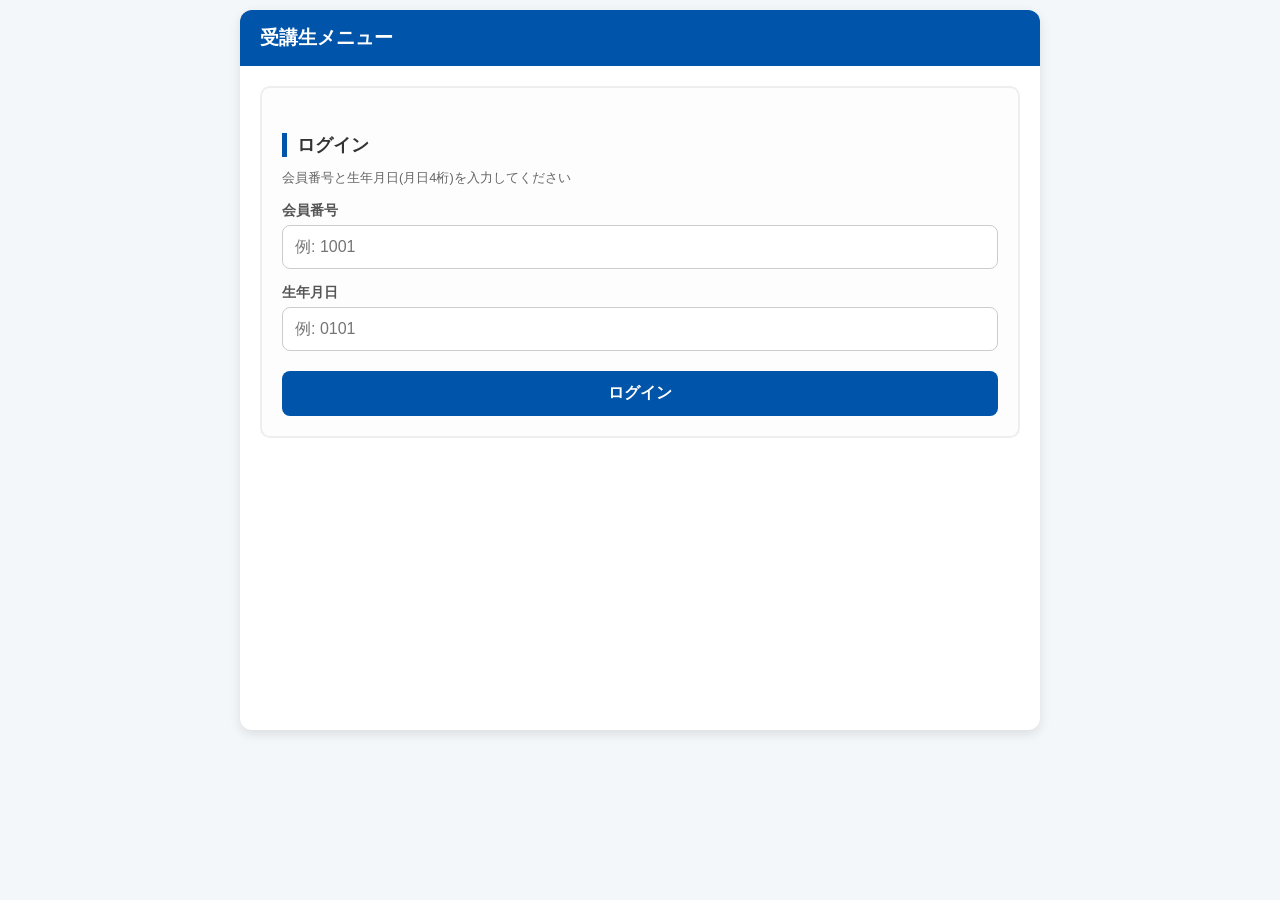
<file: index.html>
<!DOCTYPE html>
<html lang="ja">
<head>
    <meta charset="UTF-8">
    <meta name="viewport" content="width=device-width, initial-scale=1.0">
    <title>予約画面 - 受講生用</title>
    <link rel="stylesheet" href="style.css">
</head>
<body>

<div class="container">
    <div class="header-bar">
        <h1>受講生メニュー</h1>
    </div>

    <div class="content active">
        <!-- ログイン前 -->
        <div id="login-form" class="login-box">
            <h2>ログイン</h2>
            <p style="font-size:0.8rem; color:#666;">会員番号と生年月日(月日4桁)を入力してください</p>
            <label>会員番号</label><input type="text" id="loginId" placeholder="例: 1001">
            <label>生年月日</label><input type="text" id="loginBirth" placeholder="例: 0101">
            <button onclick="handleLogin()" style="margin-top:20px;">ログイン</button>
        </div>

        <!-- ログイン後 -->
        <div id="student-actions" style="display:none;">
            <div class="user-info-bar">
                <div>
                    <strong><span id="displayUserName"></span> 様</strong><br>
                    <small id="lessonCountInfo"></small>
                </div>
                <button class="btn-outline btn-sm" onclick="handleLogout()">ログアウト</button>
            </div>
            
            <h2>1. 日付を選択</h2>
            <div class="calendar-header">
                <button class="btn-outline btn-sm" onclick="changeMonth(-1)">前月</button>
                <strong id="calendarMonthDisplay"></strong>
                <button class="btn-outline btn-sm" onclick="changeMonth(1)">次月</button>
            </div>
            <div id="calendarGrid" class="calendar-grid"></div>

            <!-- 時間選択エリア -->
            <div id="timeSelectionArea" class="selection-panel" style="display:none;">
                <h2 style="margin-top:0">2. <span id="selectedDateText"></span> の時間を選択</h2>
                <div id="slotContainer" class="slot-grid"></div>
                
                <div id="contactMessage" class="warn-msg" style="display:none;">
                    ※ 残りわずかのため、教室に直接お問い合わせください。
                </div>

                <button id="submitBookingBtn" onclick="makeBooking()" style="margin-top:20px;">予約を確定する</button>
                <button class="btn-cancel-text" onclick="cancelSelection()">閉じる</button>
            </div>

            <h2>今月の予約状況</h2>
            <div id="myReservations"></div>
        </div>
    </div>
</div>

<!-- ローディング表示 -->
<div id="loadingOverlay" class="loading-overlay" style="display:none;">
    <div class="spinner"></div>
    <p style="color:white; margin-top:10px;">データを同期中...</p>
</div>

<script src="script.js"></script>
</body>
</html>
</file>
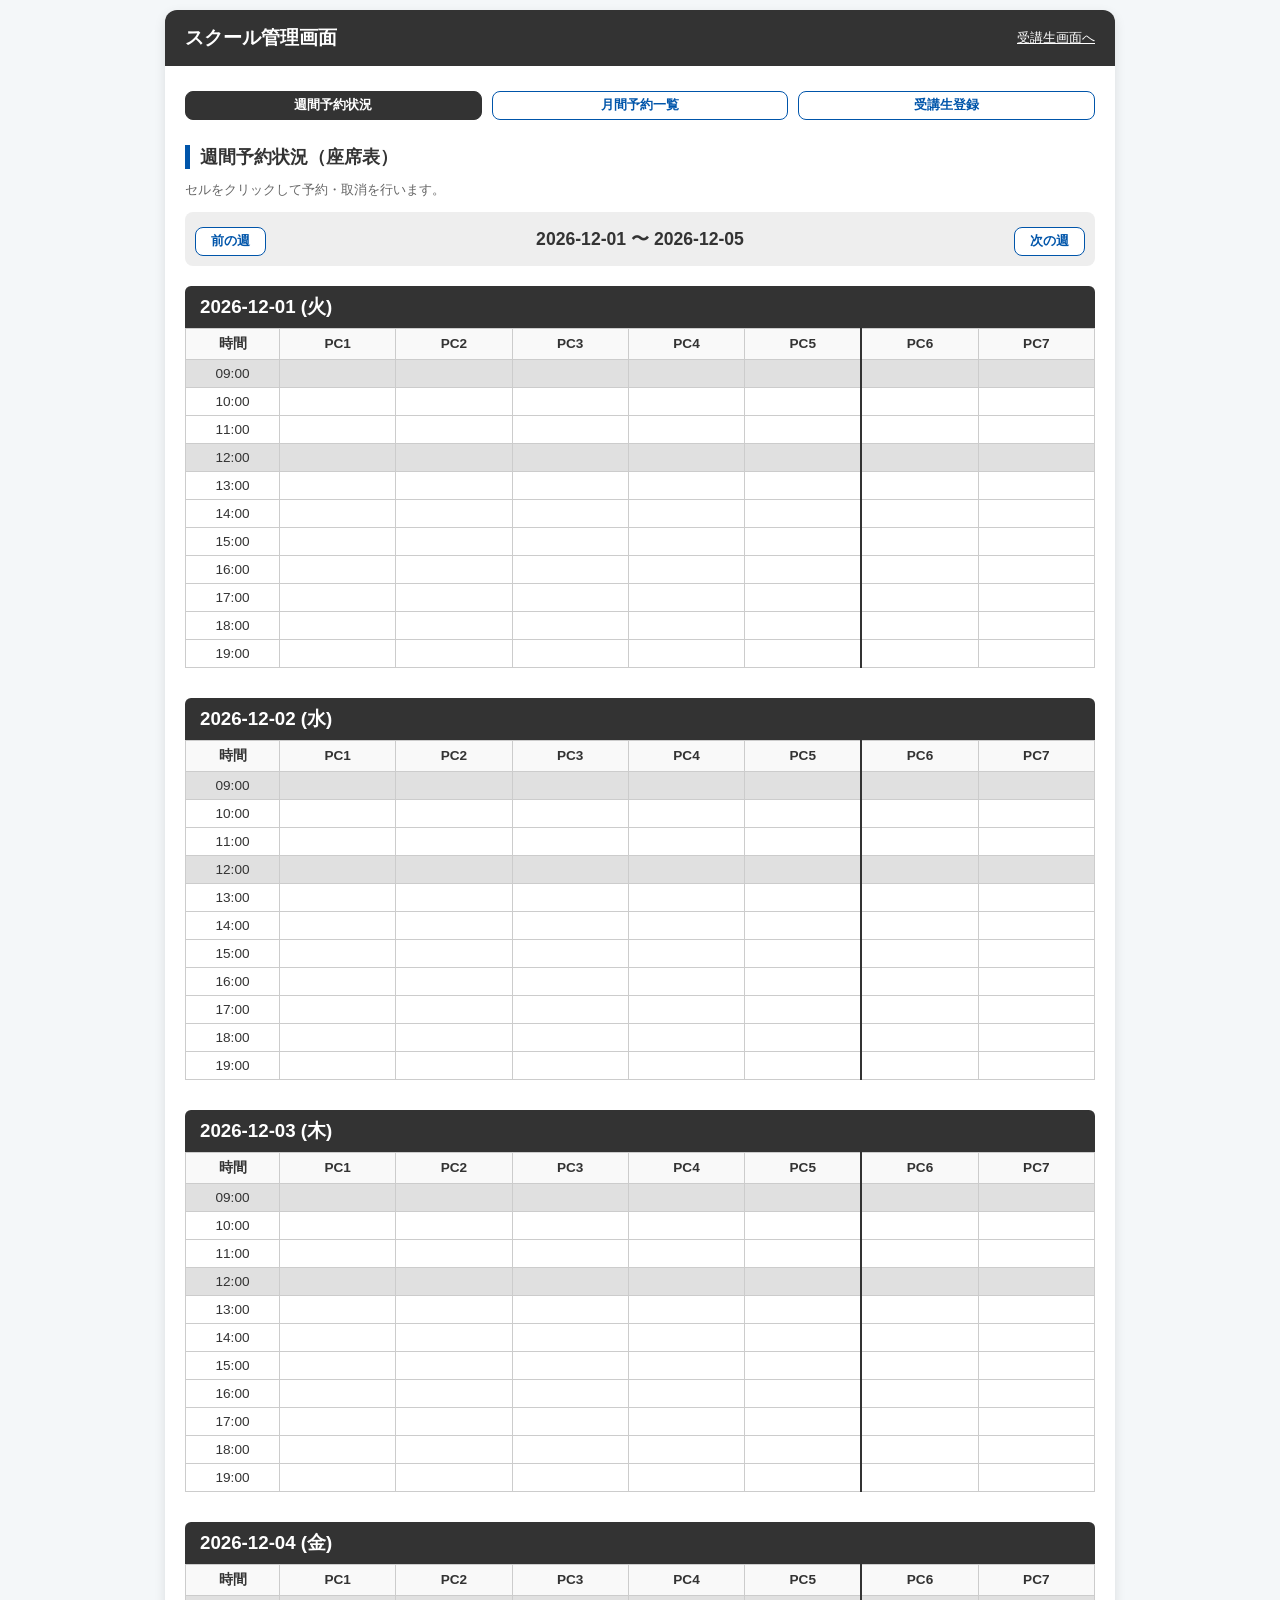
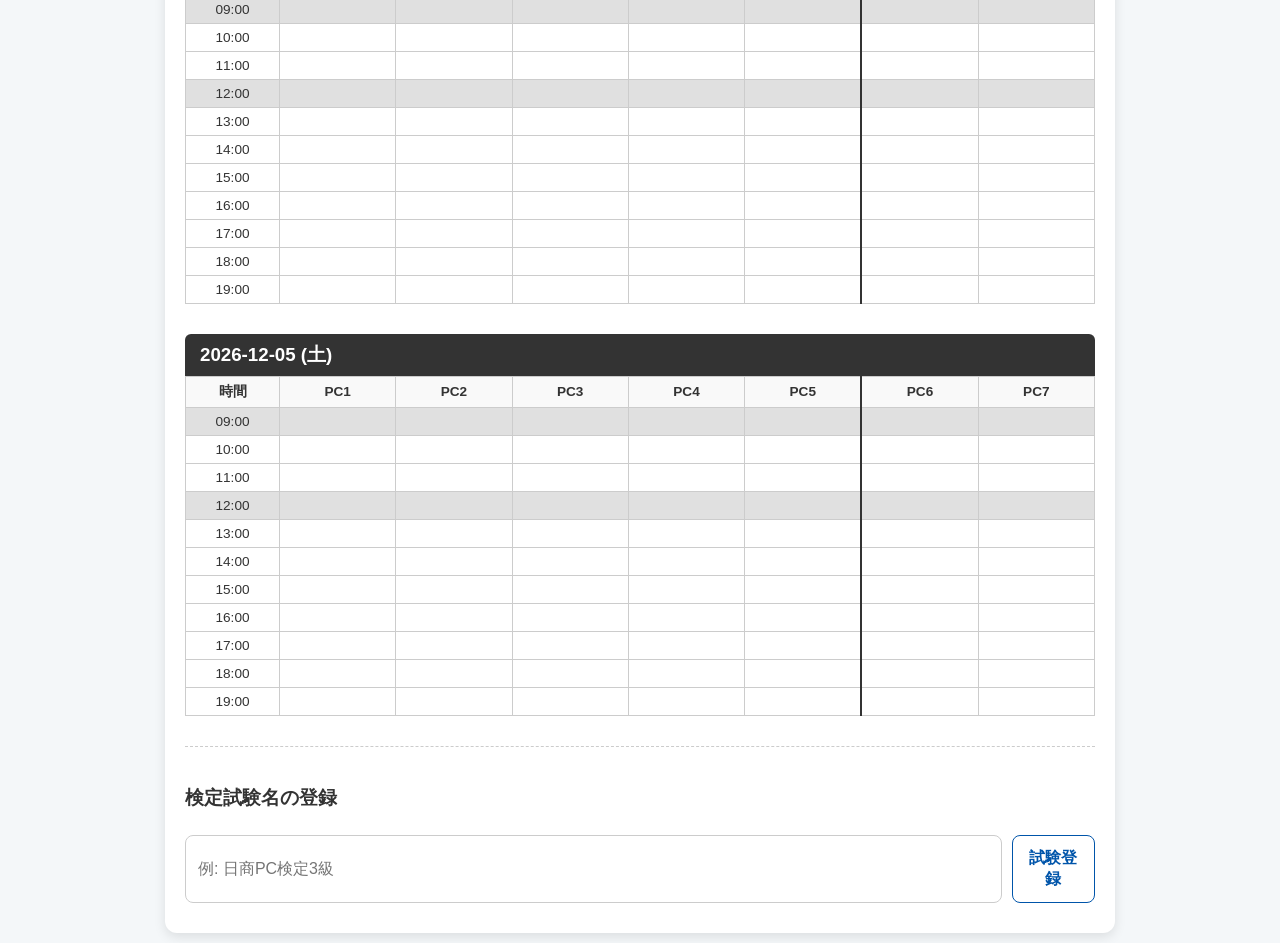
<file: school.html>
<!DOCTYPE html>
<html lang="ja">
<head>
    <meta charset="UTF-8">
    <meta name="viewport" content="width=device-width, initial-scale=1.0">
    <title>スクール管理画面</title>
    <link rel="stylesheet" href="style.css">
    <style>
        .container { max-width: 950px; }
        .header-bar { background: #333; }
        /* 管理画面特有のスタイル */
        .admin-tabs { margin-bottom: 20px; display: flex; gap: 10px; }
        .admin-tabs button { flex: 1; }
        .admin-tabs button.active { background: #333; color: white; border-color: #333; }
    </style>
</head>
<body>

<div class="container">
    <div class="header-bar no-print">
        <h1>スクール管理画面</h1>
        <div style="font-size:0.8rem;">
            <a href="index.html" target="_blank" style="color:#fff;">受講生画面へ</a>
        </div>
    </div>

    <div id="admin-view" class="content active">
        
        <!-- 管理用タブ -->
        <div class="admin-tabs no-print">
            <button class="btn-outline btn-sm active" id="btn-tab-week" onclick="switchAdminSubTab('week')">週間予約状況</button>
            <button class="btn-outline btn-sm" id="btn-tab-month" onclick="switchAdminSubTab('month')">月間予約一覧</button>
            <button class="btn-outline btn-sm" id="btn-tab-student" onclick="switchAdminSubTab('student')">受講生登録</button>
        </div>

        <!-- ①週間スケジュール（座席表） -->
        <div id="admin-week-view">
            <h2 class="no-print">週間予約状況（座席表）</h2>
            <p class="no-print" style="font-size:0.8rem; color:#666;">セルをクリックして予約・取消を行います。</p>
            <div class="week-nav no-print">
                <button class="btn-outline btn-sm" onclick="changeAdminWeek(-7)">前の週</button>
                <span id="adminWeekRangeDisplay" style="font-weight:bold; font-size:1.1rem;"></span>
                <button class="btn-outline btn-sm" onclick="changeAdminWeek(7)">次の週</button>
            </div>
            <div id="weeklyScheduleContainer"></div>
        </div>

        <!-- ②月間予約一覧（印刷用） -->
        <div id="admin-month-view" style="display:none;">
            <h2 class="no-print">月間予約一覧</h2>
            <div class="week-nav no-print">
                <button class="btn-outline btn-sm" onclick="changeAdminListMonth(-1)">前月</button>
                <span id="adminListMonthDisplay" style="font-weight:bold; font-size:1.1rem;"></span>
                <button class="btn-outline btn-sm" onclick="changeAdminListMonth(1)">次月</button>
                <button class="btn-outline btn-sm" onclick="window.print()">印刷</button>
            </div>
            <div id="monthlyListContainer"></div>
        </div>

        <!-- ③受講生登録 -->
        <div id="admin-student-view" style="display:none;">
            <h2>受講生登録</h2>
            <div class="login-box">
                <label>受講生を選択（既存情報の修正時）</label>
                <select id="s_select_list" onchange="handleStudentEditSelect()">
                    <option value="">-- 新規登録（または直接入力） --</option>
                </select>
                <div class="admin-grid">
                    <div><label>氏名</label><input type="text" id="s_name" placeholder="氏名"></div>
                    <div><label>会員番号</label><input type="text" id="s_id" placeholder="1001"></div>
                    <div><label>生年月日</label><input type="text" id="s_birth" placeholder="0101"></div>
                    <div><label>月間上限</label><input type="number" id="s_limit" value="4"></div>

                    <div>
                        <label>固定曜日</label>
                        <select id="s_fixed_day">
                            <option value="">なし</option>
                            <option value="1">月曜日</option>
                            <option value="2">火曜日</option>
                            <option value="3">水曜日</option>
                            <option value="4">木曜日</option>
                            <option value="5">金曜日</option>
                            <option value="6">土曜日</option>
                            <option value="0">日曜日</option>
                        </select>
                    </div>
                    <div>
                        <label>固定時間</label>
                        <select id="s_fixed_time">
                            <option value="">なし</option>
                            <option value="09:00">09:00</option>
                            <option value="10:00">10:00</option>
                            <option value="11:00">11:00</option>
                            <option value="12:00">12:00</option>
                            <option value="13:00">13:00</option>
                            <option value="14:00">14:00</option>
                            <option value="15:00">15:00</option>
                            <option value="16:00">16:00</option>
                            <option value="17:00">17:00</option>
                            <option value="18:00">18:00</option>
                            <option value="19:00">19:00</option>
                        </select>
                    </div>
                </div>
                <label>コース</label>
                <select id="s_course">
                    <option value="パソコン教室">パソコン教室</option>
                    <option value="プログラミング教室">プログラミング教室</option>
                    <option value="マンツーマンコース">マンツーマンコース</option>
                </select>
                <button onclick="registerStudent()" style="margin-top:15px;">登録・更新</button>
            </div>
            <div id="studentList" style="margin-top:20px;"></div>
        </div>
        <!-- school.html: registerStudent() ボタンのすぐ下あたりに追記 -->
        <div style="margin-top: 30px; padding-top: 20px; border-top: 1px dashed #ccc;">
            <h3>検定試験名の登録</h3>
            <div style="display: flex; gap: 10px;">
                <input type="text" id="newExamName" placeholder="例: 日商PC検定3級">
                <button onclick="registerExamName()" class="btn-outline" style="width: auto;">試験登録</button>
            </div>
            <div id="examNameList" style="margin-top: 10px; font-size: 0.85rem; color: #666;"></div>
        </div>
    </div>
</div>

<!-- 予約登録モーダル -->
<div id="adminBookingModal" class="modal">
    <div class="modal-content">
        <h3>予約登録</h3>
        <p><span id="modalDate"></span> <span id="modalTime"></span><br>PC<span id="modalPc"></span></p>
        <div id="studentSelectionArea">
            <label>受講生を選択</label>
            <select id="modalStudentSelect"></select>
        </div>
        <div id="examSelectionArea" style="margin-top:15px; display:none; padding:10px; background:#f9f9f9; border-radius:5px;">
            <label>検定試験として登録</label>
            <select id="modalExamSelect"></select>
        </div>
        <div style="margin-top:20px; display:flex; gap:10px;">
            <button onclick="executeAdminBooking()">予約する</button>
            <button class="btn-outline" onclick="closeModal()">キャンセル</button>
        </div>
    </div>
</div>

<div id="loadingOverlay" class="loading-overlay" style="display:none;">
    <div class="spinner"></div>
    <p style="color:white; margin-top:10px;">データを同期中...</p>
</div>

<script src="script.js"></script>
</body>
</html>
</file>
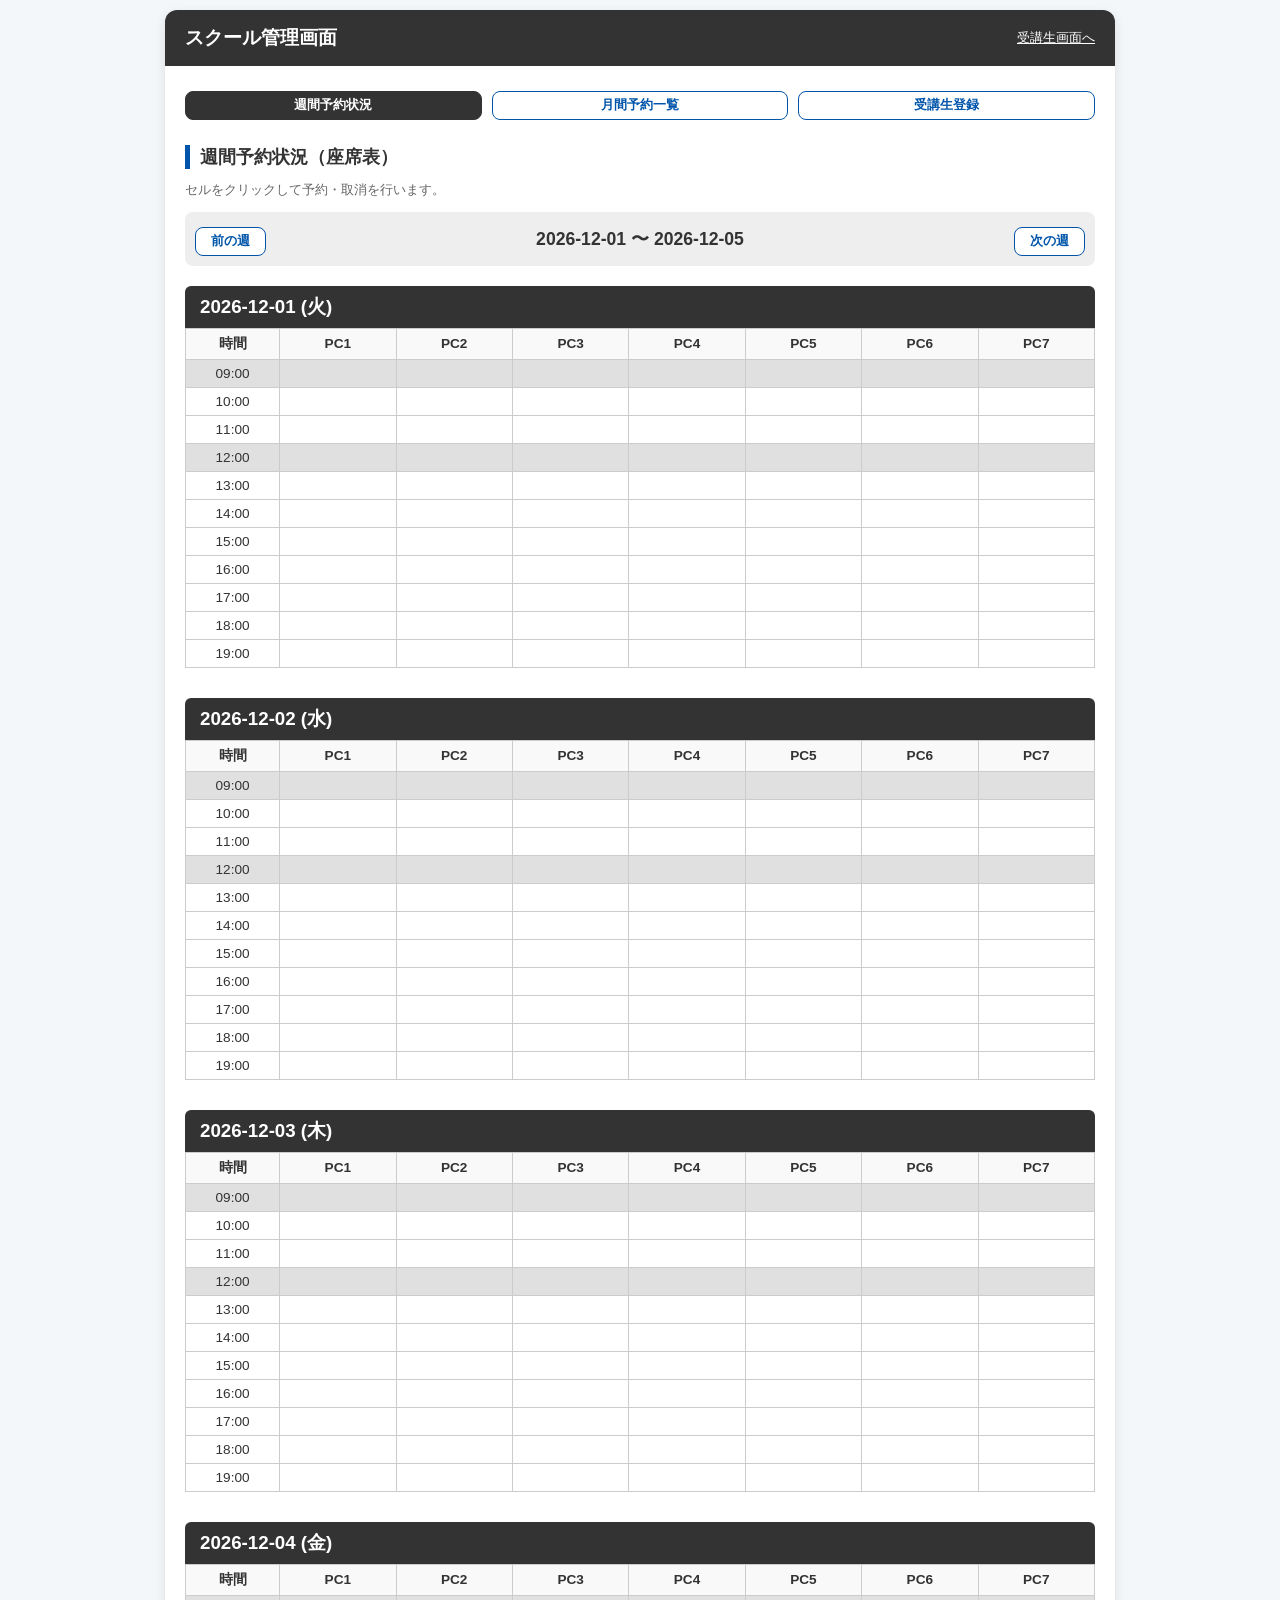
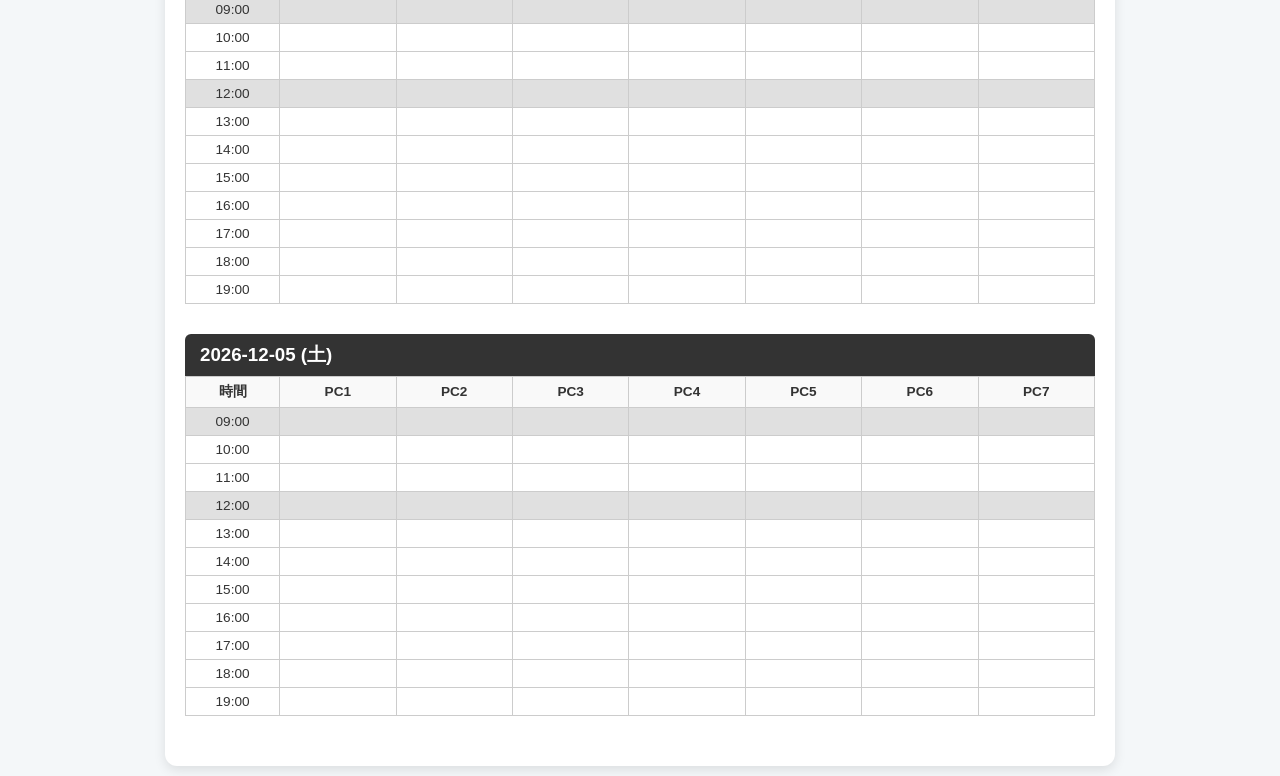
<file: ver1.0/school.html>
<!DOCTYPE html>
<html lang="ja">
<head>
    <meta charset="UTF-8">
    <meta name="viewport" content="width=device-width, initial-scale=1.0">
    <title>スクール管理画面</title>
    <link rel="stylesheet" href="style.css">
    <style>
        .container { max-width: 950px; }
        .header-bar { background: #333; }
        /* 管理画面特有のスタイル */
        .admin-tabs { margin-bottom: 20px; display: flex; gap: 10px; }
        .admin-tabs button { flex: 1; }
        .admin-tabs button.active { background: #333; color: white; border-color: #333; }
    </style>
</head>
<body>

<div class="container">
    <div class="header-bar no-print">
        <h1>スクール管理画面</h1>
        <div style="font-size:0.8rem;">
            <a href="index.html" target="_blank" style="color:#fff;">受講生画面へ</a>
        </div>
    </div>

    <div id="admin-view" class="content active">
        
        <!-- 管理用タブ -->
        <div class="admin-tabs no-print">
            <button class="btn-outline btn-sm active" id="btn-tab-week" onclick="switchAdminSubTab('week')">週間予約状況</button>
            <button class="btn-outline btn-sm" id="btn-tab-month" onclick="switchAdminSubTab('month')">月間予約一覧</button>
            <button class="btn-outline btn-sm" id="btn-tab-student" onclick="switchAdminSubTab('student')">受講生登録</button>
        </div>

        <!-- ①週間スケジュール（座席表） -->
        <div id="admin-week-view">
            <h2 class="no-print">週間予約状況（座席表）</h2>
            <p class="no-print" style="font-size:0.8rem; color:#666;">セルをクリックして予約・取消を行います。</p>
            <div class="week-nav no-print">
                <button class="btn-outline btn-sm" onclick="changeAdminWeek(-7)">前の週</button>
                <span id="adminWeekRangeDisplay" style="font-weight:bold; font-size:1.1rem;"></span>
                <button class="btn-outline btn-sm" onclick="changeAdminWeek(7)">次の週</button>
            </div>
            <div id="weeklyScheduleContainer"></div>
        </div>

        <!-- ②月間予約一覧（印刷用） -->
        <div id="admin-month-view" style="display:none;">
            <h2 class="no-print">月間予約一覧</h2>
            <div class="week-nav no-print">
                <button class="btn-outline btn-sm" onclick="changeAdminListMonth(-1)">前月</button>
                <span id="adminListMonthDisplay" style="font-weight:bold; font-size:1.1rem;"></span>
                <button class="btn-outline btn-sm" onclick="changeAdminListMonth(1)">次月</button>
                <button class="btn-outline btn-sm" onclick="window.print()">印刷</button>
            </div>
            <div id="monthlyListContainer"></div>
        </div>

        <!-- ③受講生登録 -->
        <div id="admin-student-view" style="display:none;">
            <h2>受講生登録</h2>
            <div class="login-box">
                <div class="admin-grid">
                    <div><label>氏名</label><input type="text" id="s_name" placeholder="氏名"></div>
                    <div><label>会員番号</label><input type="text" id="s_id" placeholder="1001"></div>
                    <div><label>生年月日</label><input type="text" id="s_birth" placeholder="0101"></div>
                    <div><label>月間上限</label><input type="number" id="s_limit" value="4"></div>
                </div>
                <label>コース</label>
                <select id="s_course">
                    <option value="パソコン教室">パソコン教室</option>
                    <option value="プログラミング教室">プログラミング教室</option>
                    <option value="スマホ活用講座">スマホ活用講座</option>
                </select>
                <button onclick="registerStudent()" style="margin-top:15px;">登録・更新</button>
            </div>
            <div id="studentList" style="margin-top:20px;"></div>
        </div>
    </div>
</div>

<!-- 予約登録モーダル -->
<div id="adminBookingModal" class="modal">
    <div class="modal-content">
        <h3>予約登録</h3>
        <p><span id="modalDate"></span> <span id="modalTime"></span><br>PC<span id="modalPc"></span></p>
        <label>受講生を選択</label>
        <select id="modalStudentSelect"></select>
        <div style="margin-top:20px; display:flex; gap:10px;">
            <button onclick="executeAdminBooking()">予約する</button>
            <button class="btn-outline" onclick="closeModal()">キャンセル</button>
        </div>
    </div>
</div>

<div id="loadingOverlay" class="loading-overlay" style="display:none;">
    <div class="spinner"></div>
    <p style="color:white; margin-top:10px;">データを同期中...</p>
</div>

<script src="script.js"></script>
</body>
</html>
</file>
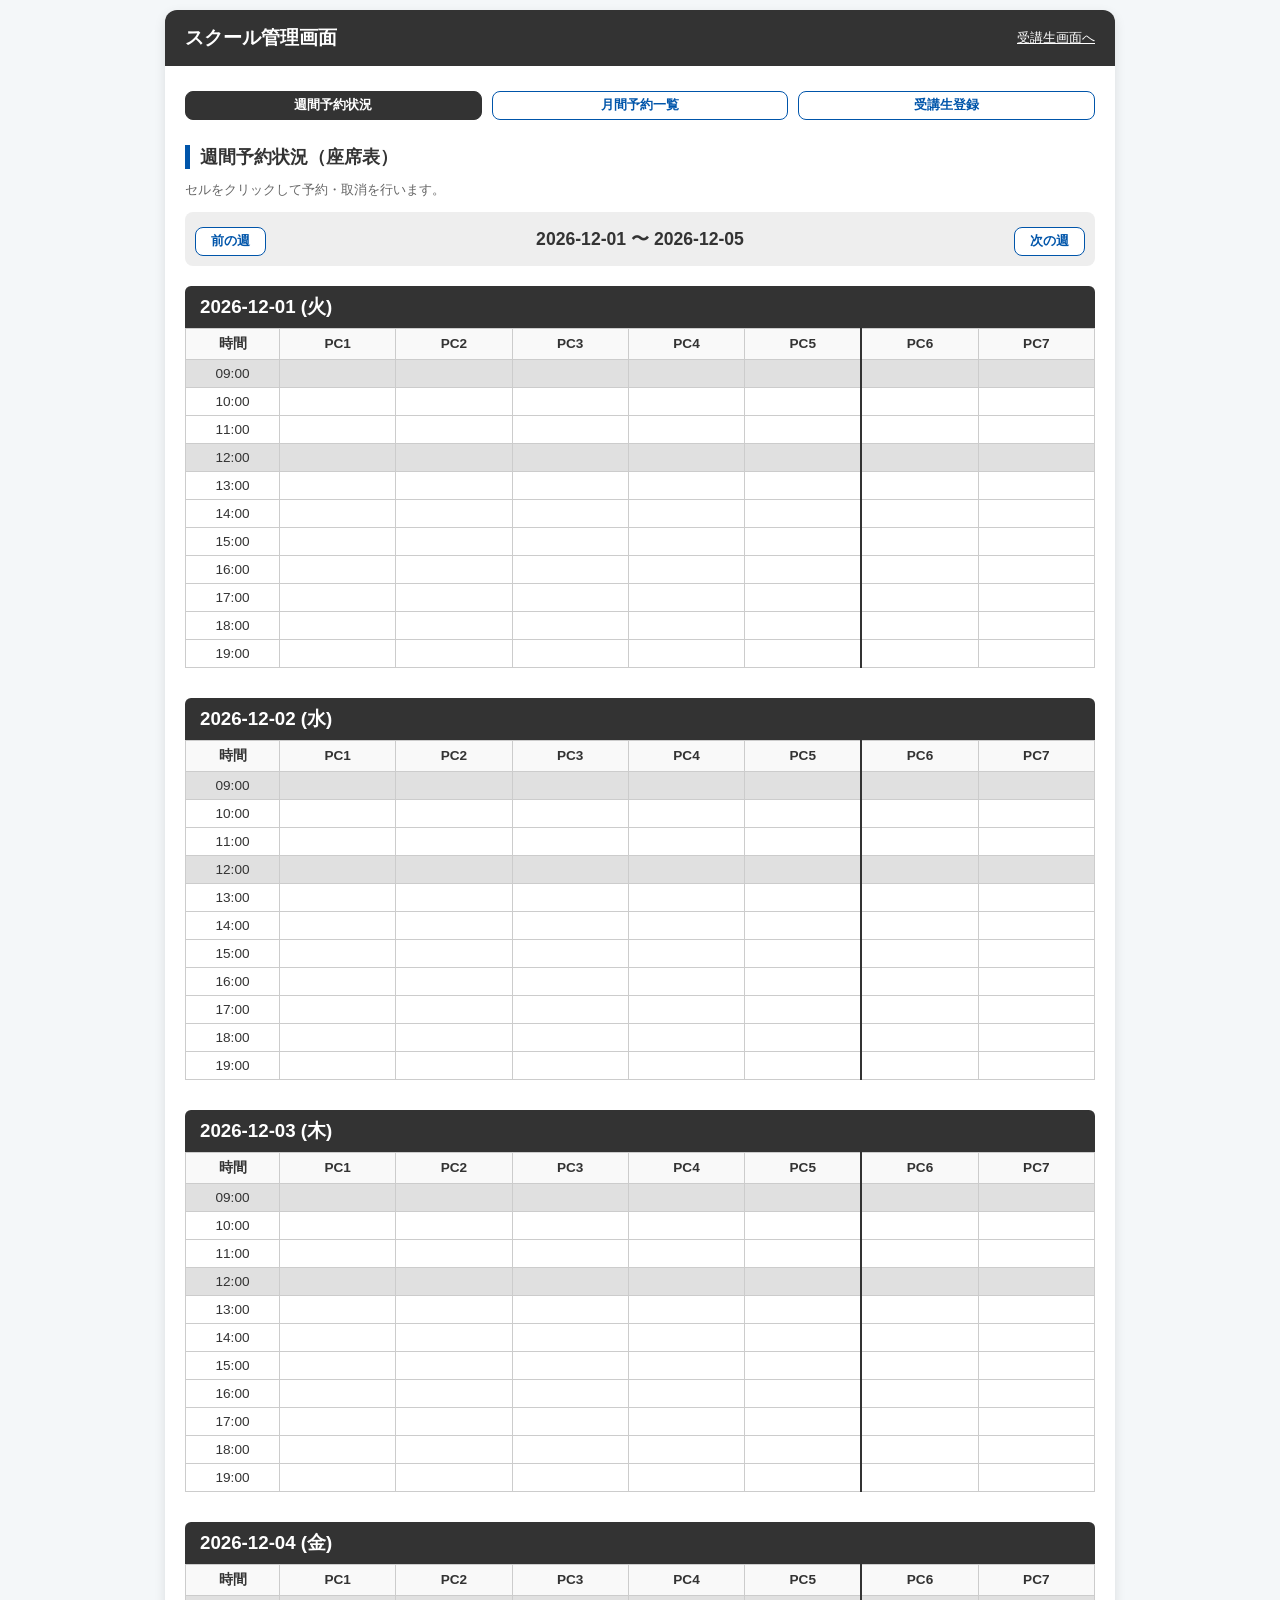
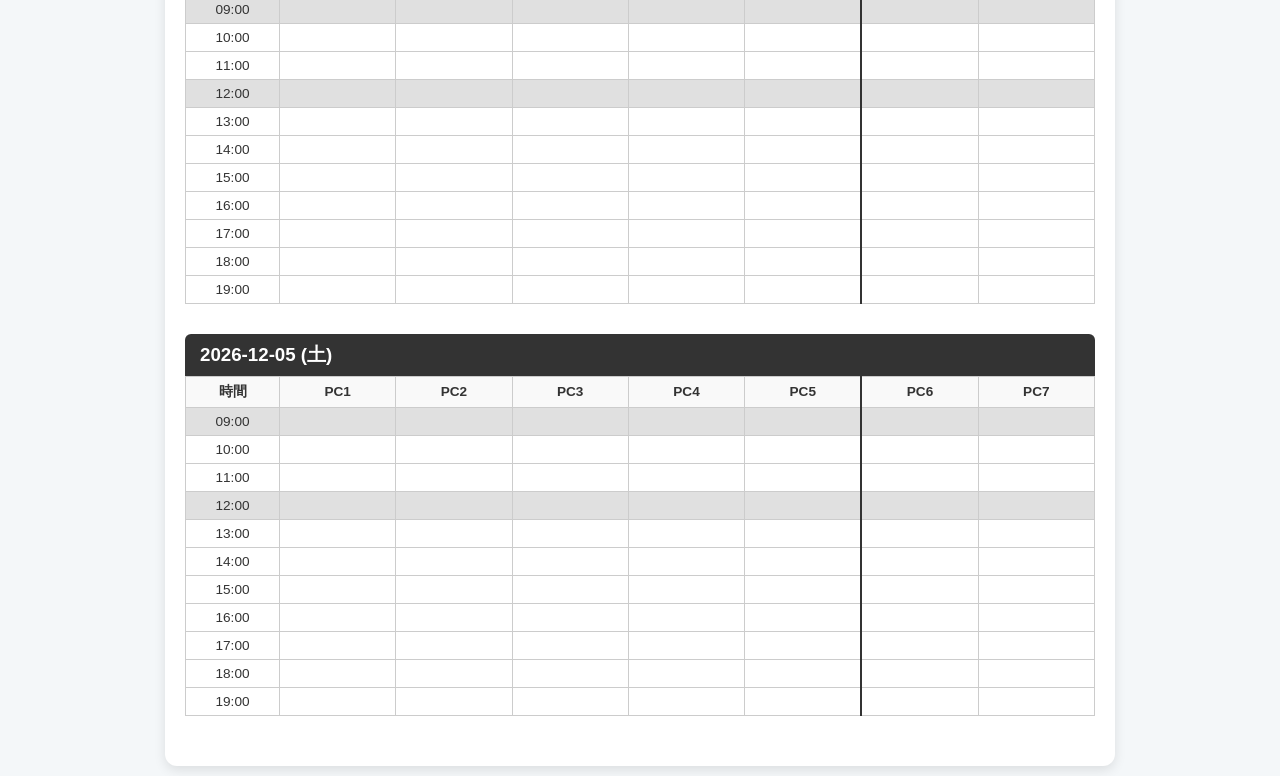
<file: ver1.1/school.html>
<!DOCTYPE html>
<html lang="ja">
<head>
    <meta charset="UTF-8">
    <meta name="viewport" content="width=device-width, initial-scale=1.0">
    <title>スクール管理画面</title>
    <link rel="stylesheet" href="style.css">
    <style>
        .container { max-width: 950px; }
        .header-bar { background: #333; }
        /* 管理画面特有のスタイル */
        .admin-tabs { margin-bottom: 20px; display: flex; gap: 10px; }
        .admin-tabs button { flex: 1; }
        .admin-tabs button.active { background: #333; color: white; border-color: #333; }
    </style>
</head>
<body>

<div class="container">
    <div class="header-bar no-print">
        <h1>スクール管理画面</h1>
        <div style="font-size:0.8rem;">
            <a href="index.html" target="_blank" style="color:#fff;">受講生画面へ</a>
        </div>
    </div>

    <div id="admin-view" class="content active">
        
        <!-- 管理用タブ -->
        <div class="admin-tabs no-print">
            <button class="btn-outline btn-sm active" id="btn-tab-week" onclick="switchAdminSubTab('week')">週間予約状況</button>
            <button class="btn-outline btn-sm" id="btn-tab-month" onclick="switchAdminSubTab('month')">月間予約一覧</button>
            <button class="btn-outline btn-sm" id="btn-tab-student" onclick="switchAdminSubTab('student')">受講生登録</button>
        </div>

        <!-- ①週間スケジュール（座席表） -->
        <div id="admin-week-view">
            <h2 class="no-print">週間予約状況（座席表）</h2>
            <p class="no-print" style="font-size:0.8rem; color:#666;">セルをクリックして予約・取消を行います。</p>
            <div class="week-nav no-print">
                <button class="btn-outline btn-sm" onclick="changeAdminWeek(-7)">前の週</button>
                <span id="adminWeekRangeDisplay" style="font-weight:bold; font-size:1.1rem;"></span>
                <button class="btn-outline btn-sm" onclick="changeAdminWeek(7)">次の週</button>
            </div>
            <div id="weeklyScheduleContainer"></div>
        </div>

        <!-- ②月間予約一覧（印刷用） -->
        <div id="admin-month-view" style="display:none;">
            <h2 class="no-print">月間予約一覧</h2>
            <div class="week-nav no-print">
                <button class="btn-outline btn-sm" onclick="changeAdminListMonth(-1)">前月</button>
                <span id="adminListMonthDisplay" style="font-weight:bold; font-size:1.1rem;"></span>
                <button class="btn-outline btn-sm" onclick="changeAdminListMonth(1)">次月</button>
                <button class="btn-outline btn-sm" onclick="window.print()">印刷</button>
            </div>
            <div id="monthlyListContainer"></div>
        </div>

        <!-- ③受講生登録 -->
        <div id="admin-student-view" style="display:none;">
            <h2>受講生登録</h2>
            <div class="login-box">
                <div class="admin-grid">
                    <div><label>氏名</label><input type="text" id="s_name" placeholder="氏名"></div>
                    <div><label>会員番号</label><input type="text" id="s_id" placeholder="1001"></div>
                    <div><label>生年月日</label><input type="text" id="s_birth" placeholder="0101"></div>
                    <div><label>月間上限</label><input type="number" id="s_limit" value="4"></div>

                    <div>
                        <label>固定曜日</label>
                        <select id="s_fixed_day">
                            <option value="">なし</option>
                            <option value="1">月曜日</option>
                            <option value="2">火曜日</option>
                            <option value="3">水曜日</option>
                            <option value="4">木曜日</option>
                            <option value="5">金曜日</option>
                            <option value="6">土曜日</option>
                            <option value="0">日曜日</option>
                        </select>
                    </div>
                    <div>
                        <label>固定時間</label>
                        <select id="s_fixed_time">
                            <option value="">なし</option>
                            <option value="09:00">09:00</option>
                            <option value="10:00">10:00</option>
                            <option value="11:00">11:00</option>
                            <option value="12:00">12:00</option>
                            <option value="13:00">13:00</option>
                            <option value="14:00">14:00</option>
                            <option value="15:00">15:00</option>
                            <option value="16:00">16:00</option>
                            <option value="17:00">17:00</option>
                            <option value="18:00">18:00</option>
                            <option value="19:00">19:00</option>
                        </select>
                    </div>
                </div>
                <label>コース</label>
                <select id="s_course">
                    <option value="パソコン教室">パソコン教室</option>
                    <option value="プログラミング教室">プログラミング教室</option>
                    <option value="マンツーマンコース">マンツーマンコース</option>
                </select>
                <button onclick="registerStudent()" style="margin-top:15px;">登録・更新</button>
            </div>
            <div id="studentList" style="margin-top:20px;"></div>
        </div>
    </div>
</div>

<!-- 予約登録モーダル -->
<div id="adminBookingModal" class="modal">
    <div class="modal-content">
        <h3>予約登録</h3>
        <p><span id="modalDate"></span> <span id="modalTime"></span><br>PC<span id="modalPc"></span></p>
        <label>受講生を選択</label>
        <select id="modalStudentSelect"></select>
        <div style="margin-top:20px; display:flex; gap:10px;">
            <button onclick="executeAdminBooking()">予約する</button>
            <button class="btn-outline" onclick="closeModal()">キャンセル</button>
        </div>
    </div>
</div>

<div id="loadingOverlay" class="loading-overlay" style="display:none;">
    <div class="spinner"></div>
    <p style="color:white; margin-top:10px;">データを同期中...</p>
</div>

<script src="script.js"></script>
</body>
</html>
</file>
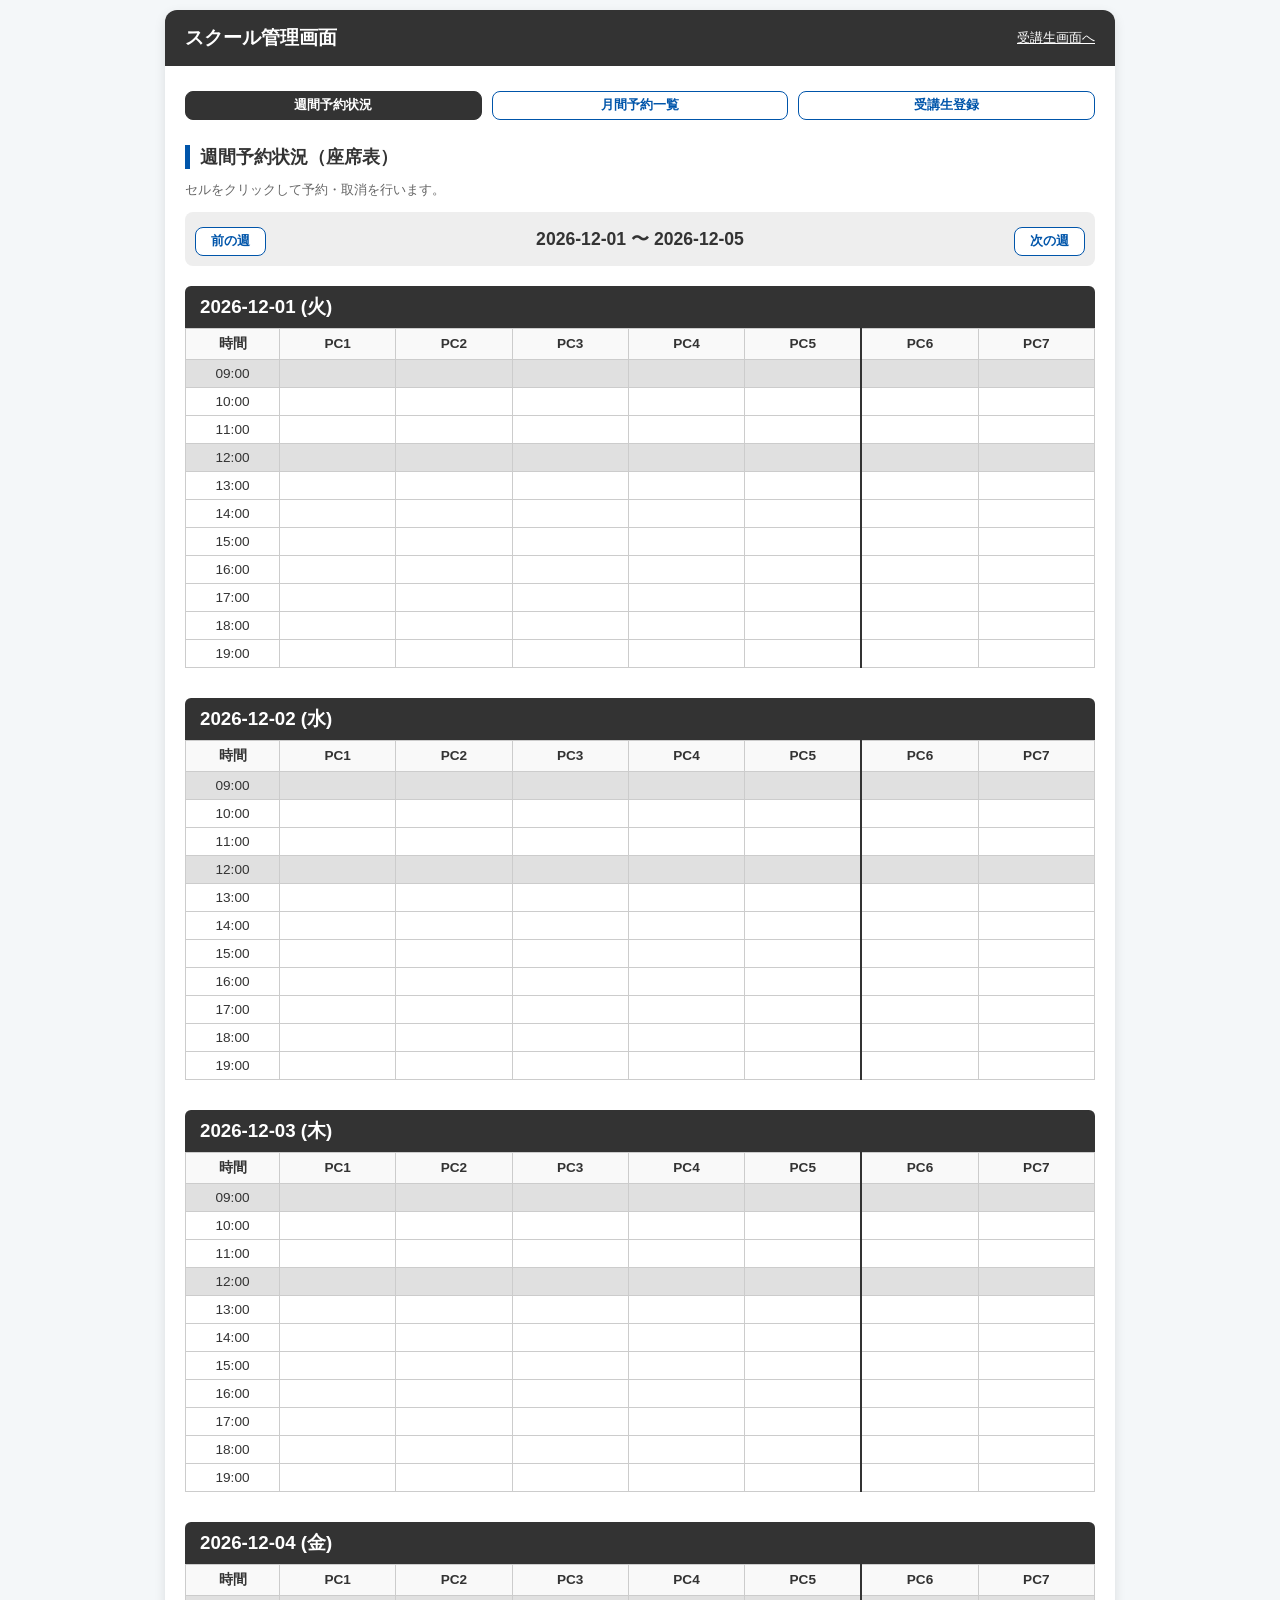
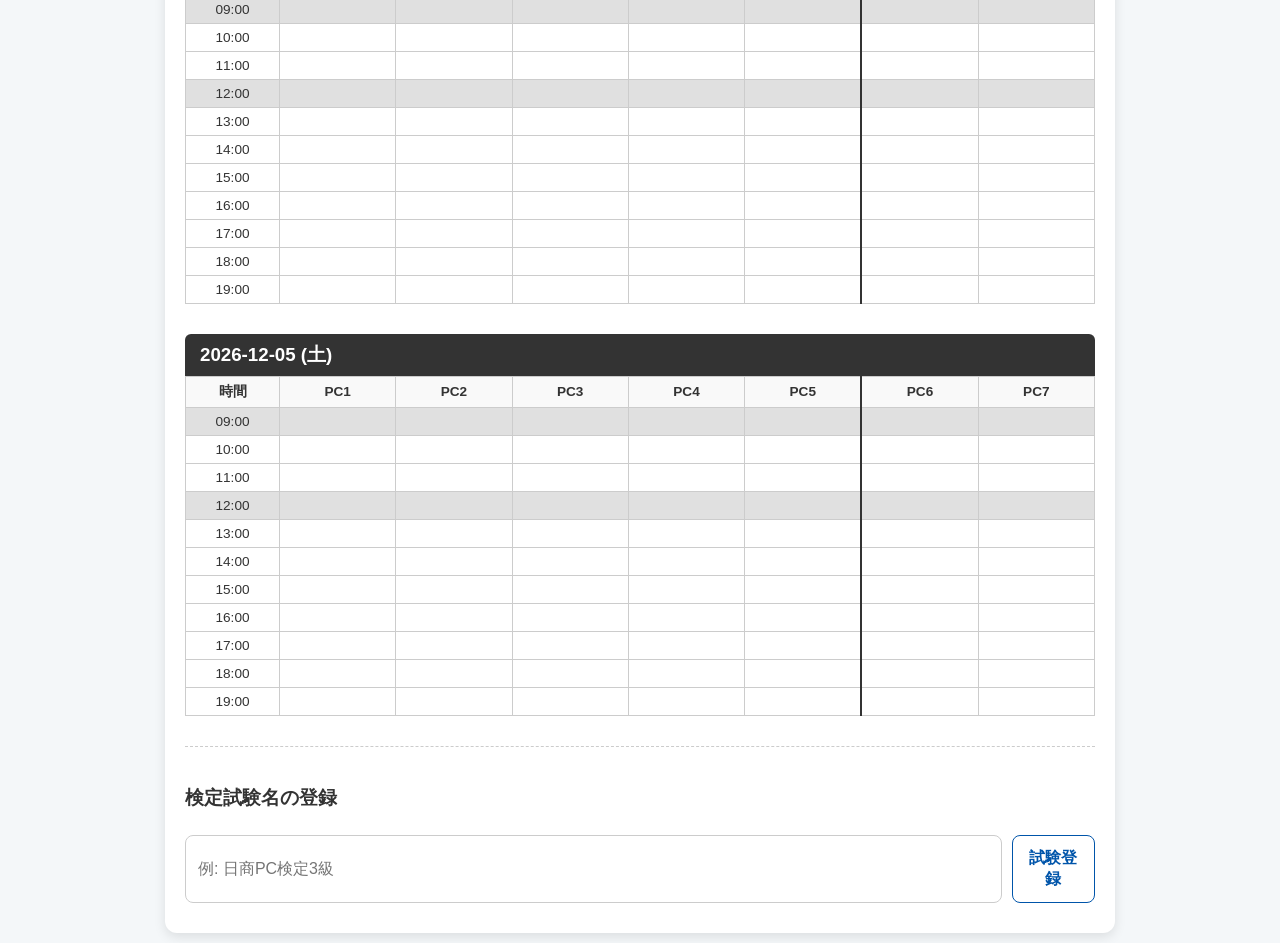
<file: ver1.2/school.html>
<!DOCTYPE html>
<html lang="ja">
<head>
    <meta charset="UTF-8">
    <meta name="viewport" content="width=device-width, initial-scale=1.0">
    <title>スクール管理画面</title>
    <link rel="stylesheet" href="style.css">
    <style>
        .container { max-width: 950px; }
        .header-bar { background: #333; }
        /* 管理画面特有のスタイル */
        .admin-tabs { margin-bottom: 20px; display: flex; gap: 10px; }
        .admin-tabs button { flex: 1; }
        .admin-tabs button.active { background: #333; color: white; border-color: #333; }
    </style>
</head>
<body>

<div class="container">
    <div class="header-bar no-print">
        <h1>スクール管理画面</h1>
        <div style="font-size:0.8rem;">
            <a href="index.html" target="_blank" style="color:#fff;">受講生画面へ</a>
        </div>
    </div>

    <div id="admin-view" class="content active">
        
        <!-- 管理用タブ -->
        <div class="admin-tabs no-print">
            <button class="btn-outline btn-sm active" id="btn-tab-week" onclick="switchAdminSubTab('week')">週間予約状況</button>
            <button class="btn-outline btn-sm" id="btn-tab-month" onclick="switchAdminSubTab('month')">月間予約一覧</button>
            <button class="btn-outline btn-sm" id="btn-tab-student" onclick="switchAdminSubTab('student')">受講生登録</button>
        </div>

        <!-- ①週間スケジュール（座席表） -->
        <div id="admin-week-view">
            <h2 class="no-print">週間予約状況（座席表）</h2>
            <p class="no-print" style="font-size:0.8rem; color:#666;">セルをクリックして予約・取消を行います。</p>
            <div class="week-nav no-print">
                <button class="btn-outline btn-sm" onclick="changeAdminWeek(-7)">前の週</button>
                <span id="adminWeekRangeDisplay" style="font-weight:bold; font-size:1.1rem;"></span>
                <button class="btn-outline btn-sm" onclick="changeAdminWeek(7)">次の週</button>
            </div>
            <div id="weeklyScheduleContainer"></div>
        </div>

        <!-- ②月間予約一覧（印刷用） -->
        <div id="admin-month-view" style="display:none;">
            <h2 class="no-print">月間予約一覧</h2>
            <div class="week-nav no-print">
                <button class="btn-outline btn-sm" onclick="changeAdminListMonth(-1)">前月</button>
                <span id="adminListMonthDisplay" style="font-weight:bold; font-size:1.1rem;"></span>
                <button class="btn-outline btn-sm" onclick="changeAdminListMonth(1)">次月</button>
                <button class="btn-outline btn-sm" onclick="window.print()">印刷</button>
            </div>
            <div id="monthlyListContainer"></div>
        </div>

        <!-- ③受講生登録 -->
        <div id="admin-student-view" style="display:none;">
            <h2>受講生登録</h2>
            <div class="login-box">
                <div class="admin-grid">
                    <div><label>氏名</label><input type="text" id="s_name" placeholder="氏名"></div>
                    <div><label>会員番号</label><input type="text" id="s_id" placeholder="1001"></div>
                    <div><label>生年月日</label><input type="text" id="s_birth" placeholder="0101"></div>
                    <div><label>月間上限</label><input type="number" id="s_limit" value="4"></div>

                    <div>
                        <label>固定曜日</label>
                        <select id="s_fixed_day">
                            <option value="">なし</option>
                            <option value="1">月曜日</option>
                            <option value="2">火曜日</option>
                            <option value="3">水曜日</option>
                            <option value="4">木曜日</option>
                            <option value="5">金曜日</option>
                            <option value="6">土曜日</option>
                            <option value="0">日曜日</option>
                        </select>
                    </div>
                    <div>
                        <label>固定時間</label>
                        <select id="s_fixed_time">
                            <option value="">なし</option>
                            <option value="09:00">09:00</option>
                            <option value="10:00">10:00</option>
                            <option value="11:00">11:00</option>
                            <option value="12:00">12:00</option>
                            <option value="13:00">13:00</option>
                            <option value="14:00">14:00</option>
                            <option value="15:00">15:00</option>
                            <option value="16:00">16:00</option>
                            <option value="17:00">17:00</option>
                            <option value="18:00">18:00</option>
                            <option value="19:00">19:00</option>
                        </select>
                    </div>
                </div>
                <label>コース</label>
                <select id="s_course">
                    <option value="パソコン教室">パソコン教室</option>
                    <option value="プログラミング教室">プログラミング教室</option>
                    <option value="マンツーマンコース">マンツーマンコース</option>
                </select>
                <button onclick="registerStudent()" style="margin-top:15px;">登録・更新</button>
            </div>
            <div id="studentList" style="margin-top:20px;"></div>
        </div>
        <!-- school.html: registerStudent() ボタンのすぐ下あたりに追記 -->
        <div style="margin-top: 30px; padding-top: 20px; border-top: 1px dashed #ccc;">
            <h3>検定試験名の登録</h3>
            <div style="display: flex; gap: 10px;">
                <input type="text" id="newExamName" placeholder="例: 日商PC検定3級">
                <button onclick="registerExamName()" class="btn-outline" style="width: auto;">試験登録</button>
            </div>
            <div id="examNameList" style="margin-top: 10px; font-size: 0.85rem; color: #666;"></div>
        </div>
    </div>
</div>

<!-- 予約登録モーダル -->
<div id="adminBookingModal" class="modal">
    <div class="modal-content">
        <h3>予約登録</h3>
        <p><span id="modalDate"></span> <span id="modalTime"></span><br>PC<span id="modalPc"></span></p>
        <div id="studentSelectionArea">
            <label>受講生を選択</label>
            <select id="modalStudentSelect"></select>
        </div>
        <div id="examSelectionArea" style="margin-top:15px; display:none; padding:10px; background:#f9f9f9; border-radius:5px;">
            <label>検定試験として登録</label>
            <select id="modalExamSelect"></select>
        </div>
        <div style="margin-top:20px; display:flex; gap:10px;">
            <button onclick="executeAdminBooking()">予約する</button>
            <button class="btn-outline" onclick="closeModal()">キャンセル</button>
        </div>
    </div>
</div>

<div id="loadingOverlay" class="loading-overlay" style="display:none;">
    <div class="spinner"></div>
    <p style="color:white; margin-top:10px;">データを同期中...</p>
</div>

<script src="script.js"></script>
</body>
</html>
</file>
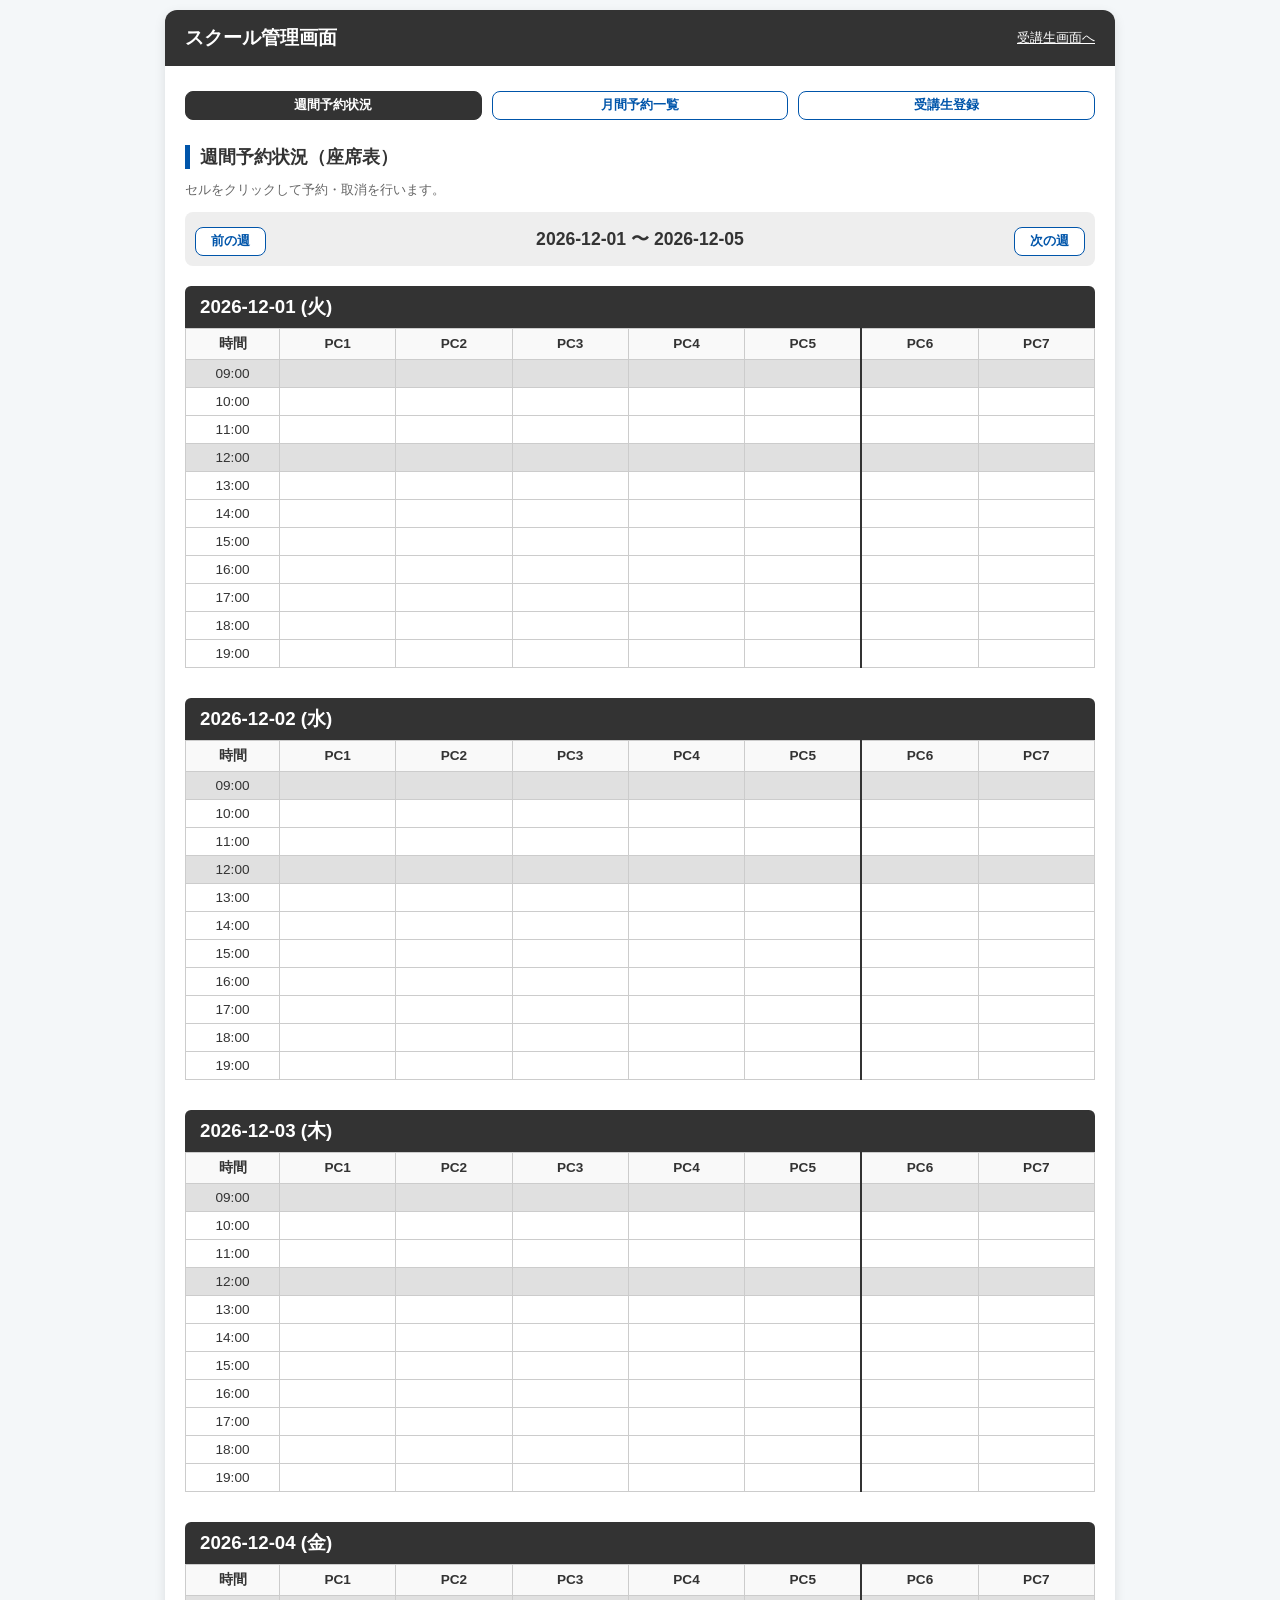
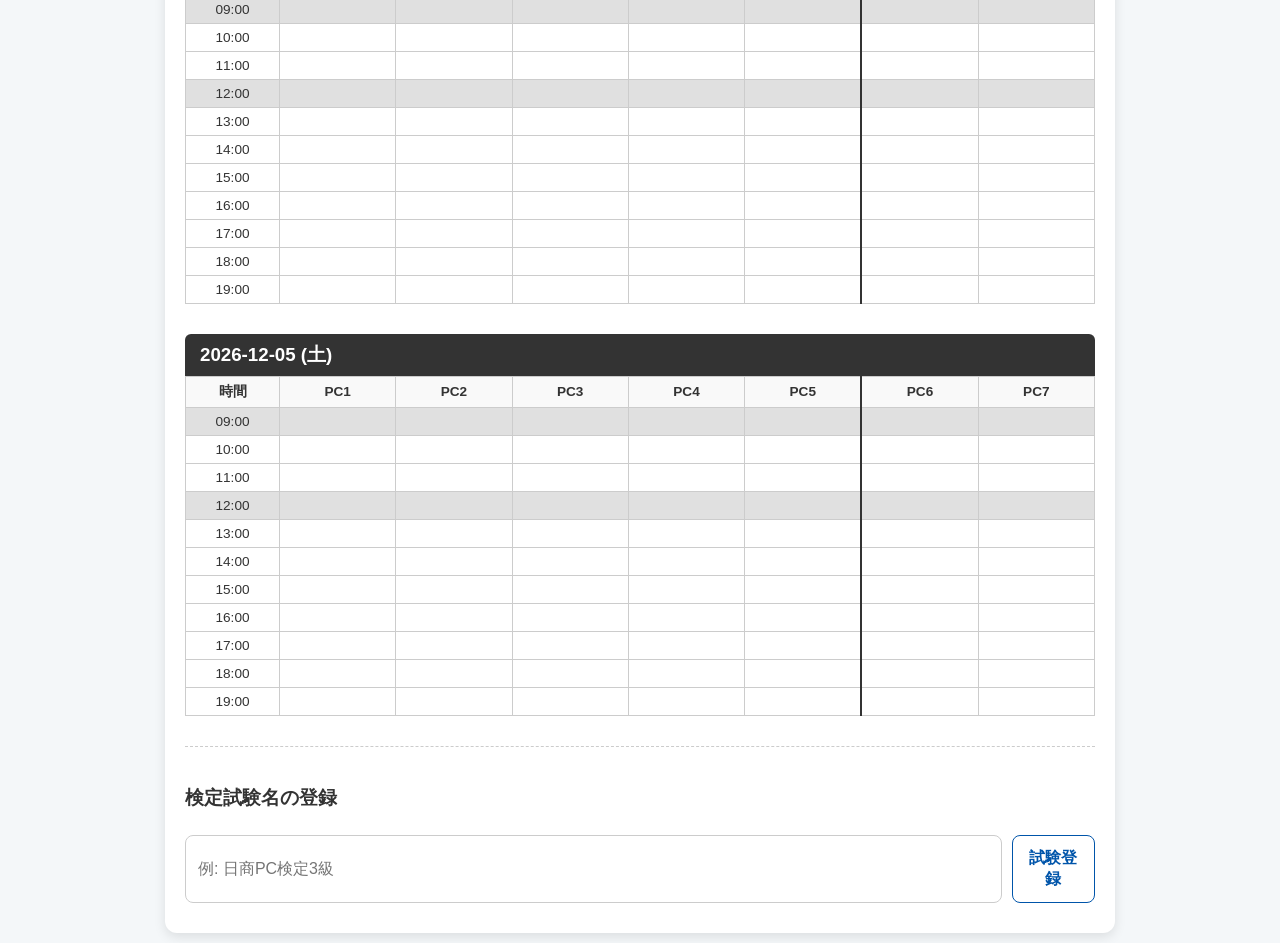
<file: ver1.3/school.html>
<!DOCTYPE html>
<html lang="ja">
<head>
    <meta charset="UTF-8">
    <meta name="viewport" content="width=device-width, initial-scale=1.0">
    <title>スクール管理画面</title>
    <link rel="stylesheet" href="style.css">
    <style>
        .container { max-width: 950px; }
        .header-bar { background: #333; }
        /* 管理画面特有のスタイル */
        .admin-tabs { margin-bottom: 20px; display: flex; gap: 10px; }
        .admin-tabs button { flex: 1; }
        .admin-tabs button.active { background: #333; color: white; border-color: #333; }
    </style>
</head>
<body>

<div class="container">
    <div class="header-bar no-print">
        <h1>スクール管理画面</h1>
        <div style="font-size:0.8rem;">
            <a href="index.html" target="_blank" style="color:#fff;">受講生画面へ</a>
        </div>
    </div>

    <div id="admin-view" class="content active">
        
        <!-- 管理用タブ -->
        <div class="admin-tabs no-print">
            <button class="btn-outline btn-sm active" id="btn-tab-week" onclick="switchAdminSubTab('week')">週間予約状況</button>
            <button class="btn-outline btn-sm" id="btn-tab-month" onclick="switchAdminSubTab('month')">月間予約一覧</button>
            <button class="btn-outline btn-sm" id="btn-tab-student" onclick="switchAdminSubTab('student')">受講生登録</button>
        </div>

        <!-- ①週間スケジュール（座席表） -->
        <div id="admin-week-view">
            <h2 class="no-print">週間予約状況（座席表）</h2>
            <p class="no-print" style="font-size:0.8rem; color:#666;">セルをクリックして予約・取消を行います。</p>
            <div class="week-nav no-print">
                <button class="btn-outline btn-sm" onclick="changeAdminWeek(-7)">前の週</button>
                <span id="adminWeekRangeDisplay" style="font-weight:bold; font-size:1.1rem;"></span>
                <button class="btn-outline btn-sm" onclick="changeAdminWeek(7)">次の週</button>
            </div>
            <div id="weeklyScheduleContainer"></div>
        </div>

        <!-- ②月間予約一覧（印刷用） -->
        <div id="admin-month-view" style="display:none;">
            <h2 class="no-print">月間予約一覧</h2>
            <div class="week-nav no-print">
                <button class="btn-outline btn-sm" onclick="changeAdminListMonth(-1)">前月</button>
                <span id="adminListMonthDisplay" style="font-weight:bold; font-size:1.1rem;"></span>
                <button class="btn-outline btn-sm" onclick="changeAdminListMonth(1)">次月</button>
                <button class="btn-outline btn-sm" onclick="window.print()">印刷</button>
            </div>
            <div id="monthlyListContainer"></div>
        </div>

        <!-- ③受講生登録 -->
        <div id="admin-student-view" style="display:none;">
            <h2>受講生登録</h2>
            <div class="login-box">
                <label>受講生を選択（既存情報の修正時）</label>
                <select id="s_select_list" onchange="handleStudentEditSelect()">
                    <option value="">-- 新規登録（または直接入力） --</option>
                </select>
                <div class="admin-grid">
                    <div><label>氏名</label><input type="text" id="s_name" placeholder="氏名"></div>
                    <div><label>会員番号</label><input type="text" id="s_id" placeholder="1001"></div>
                    <div><label>生年月日</label><input type="text" id="s_birth" placeholder="0101"></div>
                    <div><label>月間上限</label><input type="number" id="s_limit" value="4"></div>

                    <div>
                        <label>固定曜日</label>
                        <select id="s_fixed_day">
                            <option value="">なし</option>
                            <option value="1">月曜日</option>
                            <option value="2">火曜日</option>
                            <option value="3">水曜日</option>
                            <option value="4">木曜日</option>
                            <option value="5">金曜日</option>
                            <option value="6">土曜日</option>
                            <option value="0">日曜日</option>
                        </select>
                    </div>
                    <div>
                        <label>固定時間</label>
                        <select id="s_fixed_time">
                            <option value="">なし</option>
                            <option value="09:00">09:00</option>
                            <option value="10:00">10:00</option>
                            <option value="11:00">11:00</option>
                            <option value="12:00">12:00</option>
                            <option value="13:00">13:00</option>
                            <option value="14:00">14:00</option>
                            <option value="15:00">15:00</option>
                            <option value="16:00">16:00</option>
                            <option value="17:00">17:00</option>
                            <option value="18:00">18:00</option>
                            <option value="19:00">19:00</option>
                        </select>
                    </div>
                </div>
                <label>コース</label>
                <select id="s_course">
                    <option value="パソコン教室">パソコン教室</option>
                    <option value="プログラミング教室">プログラミング教室</option>
                    <option value="マンツーマンコース">マンツーマンコース</option>
                </select>
                <div><label>繰越コマ数</label><input type="number" id="s_carry" value="0"></div>
                <button onclick="registerStudent()" style="margin-top:15px;">登録・更新</button>
            </div>
            <div id="studentList" style="margin-top:20px;"></div>
        </div>
        <!-- school.html: registerStudent() ボタンのすぐ下あたりに追記 -->
        <div style="margin-top: 30px; padding-top: 20px; border-top: 1px dashed #ccc;">
            <h3>検定試験名の登録</h3>
            <div style="display: flex; gap: 10px;">
                <input type="text" id="newExamName" placeholder="例: 日商PC検定3級">
                <button onclick="registerExamName()" class="btn-outline" style="width: auto;">試験登録</button>
            </div>
            <div id="examNameList" style="margin-top: 10px; font-size: 0.85rem; color: #666;"></div>
        </div>
    </div>
</div>

<!-- 予約登録モーダル -->
<div id="adminBookingModal" class="modal">
    <div class="modal-content">
        <h3>予約登録</h3>
        <p><span id="modalDate"></span> <span id="modalTime"></span><br>PC<span id="modalPc"></span></p>
        <div id="studentSelectionArea">
            <label>受講生を選択</label>
            <select id="modalStudentSelect"></select>
        </div>
        <div id="examSelectionArea" style="margin-top:15px; display:none; padding:10px; background:#f9f9f9; border-radius:5px;">
            <label>検定試験として登録</label>
            <select id="modalExamSelect"></select>
        </div>
        <div style="margin-top:20px; display:flex; gap:10px;">
            <button onclick="executeAdminBooking()">予約する</button>
            <button class="btn-outline" onclick="closeModal()">キャンセル</button>
        </div>
    </div>
</div>

<div id="loadingOverlay" class="loading-overlay" style="display:none;">
    <div class="spinner"></div>
    <p style="color:white; margin-top:10px;">データを同期中...</p>
</div>

<script src="script.js"></script>
</body>
</html>
</file>
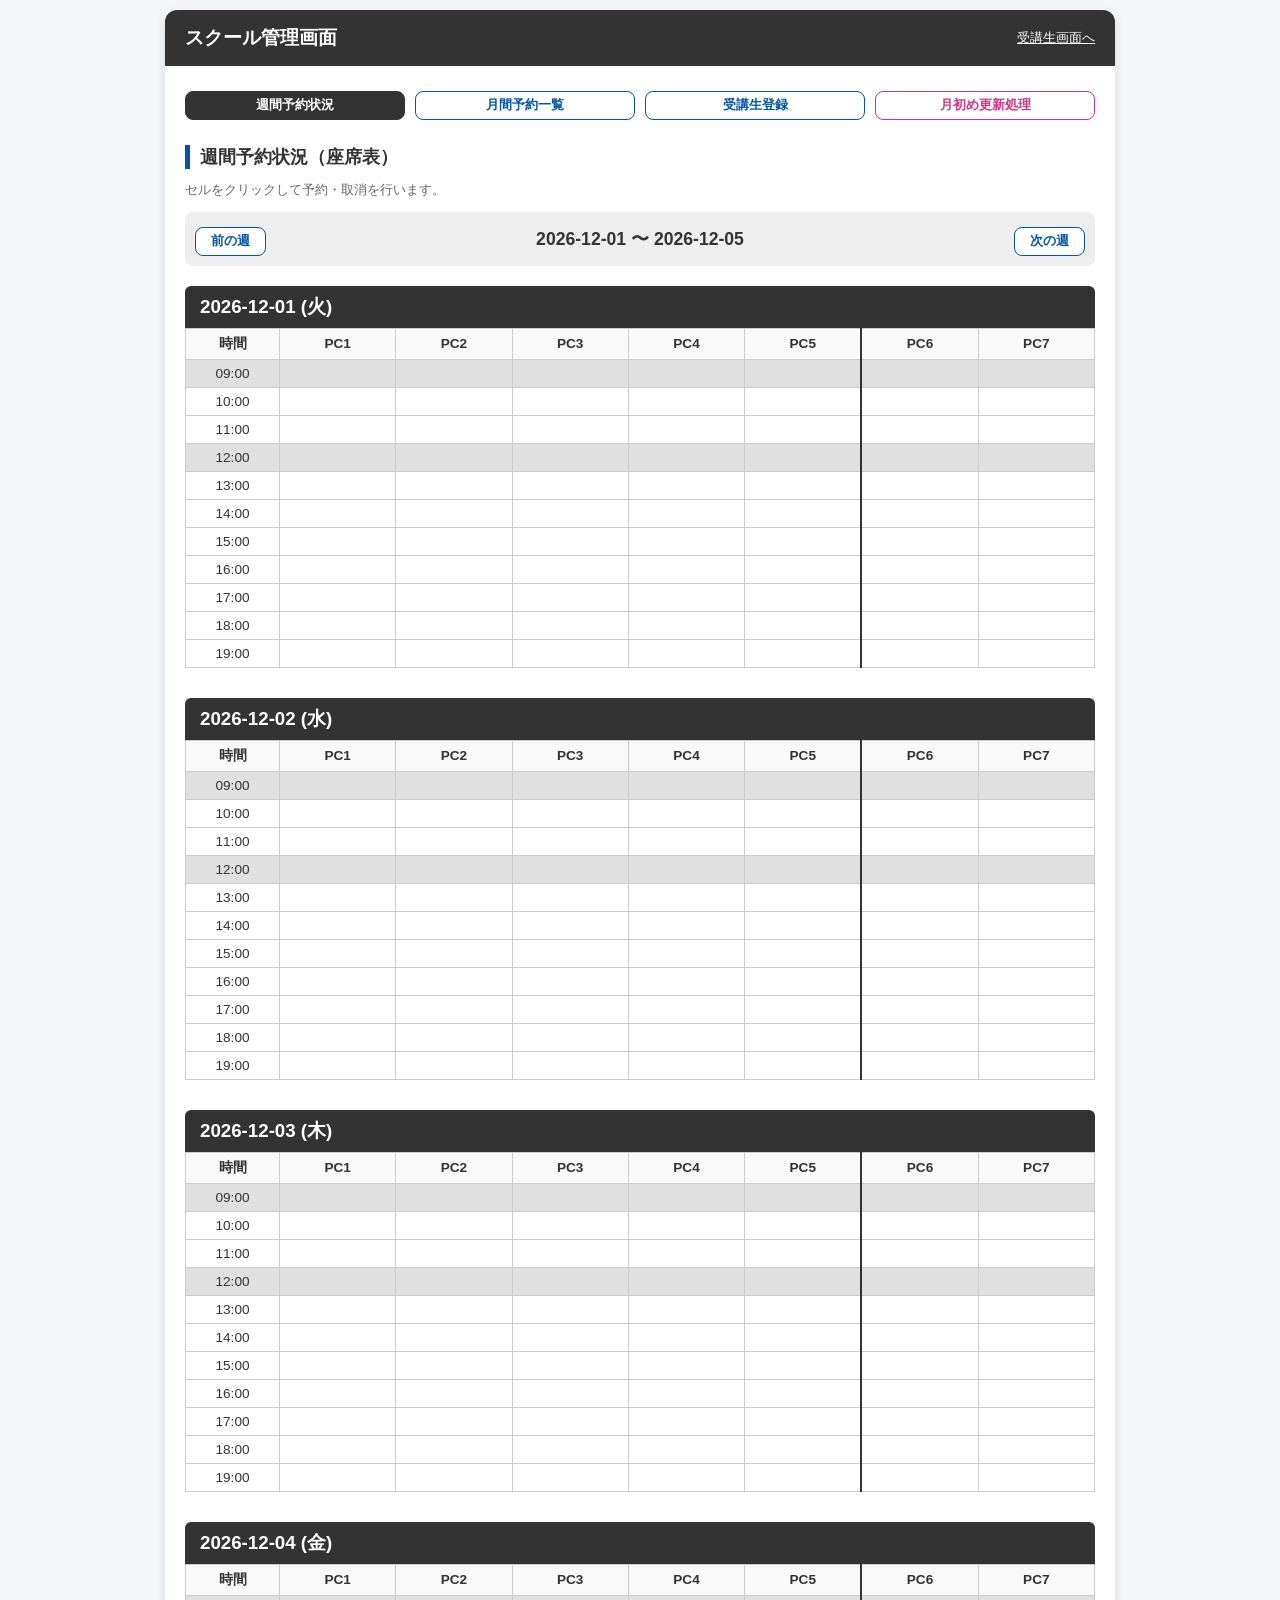
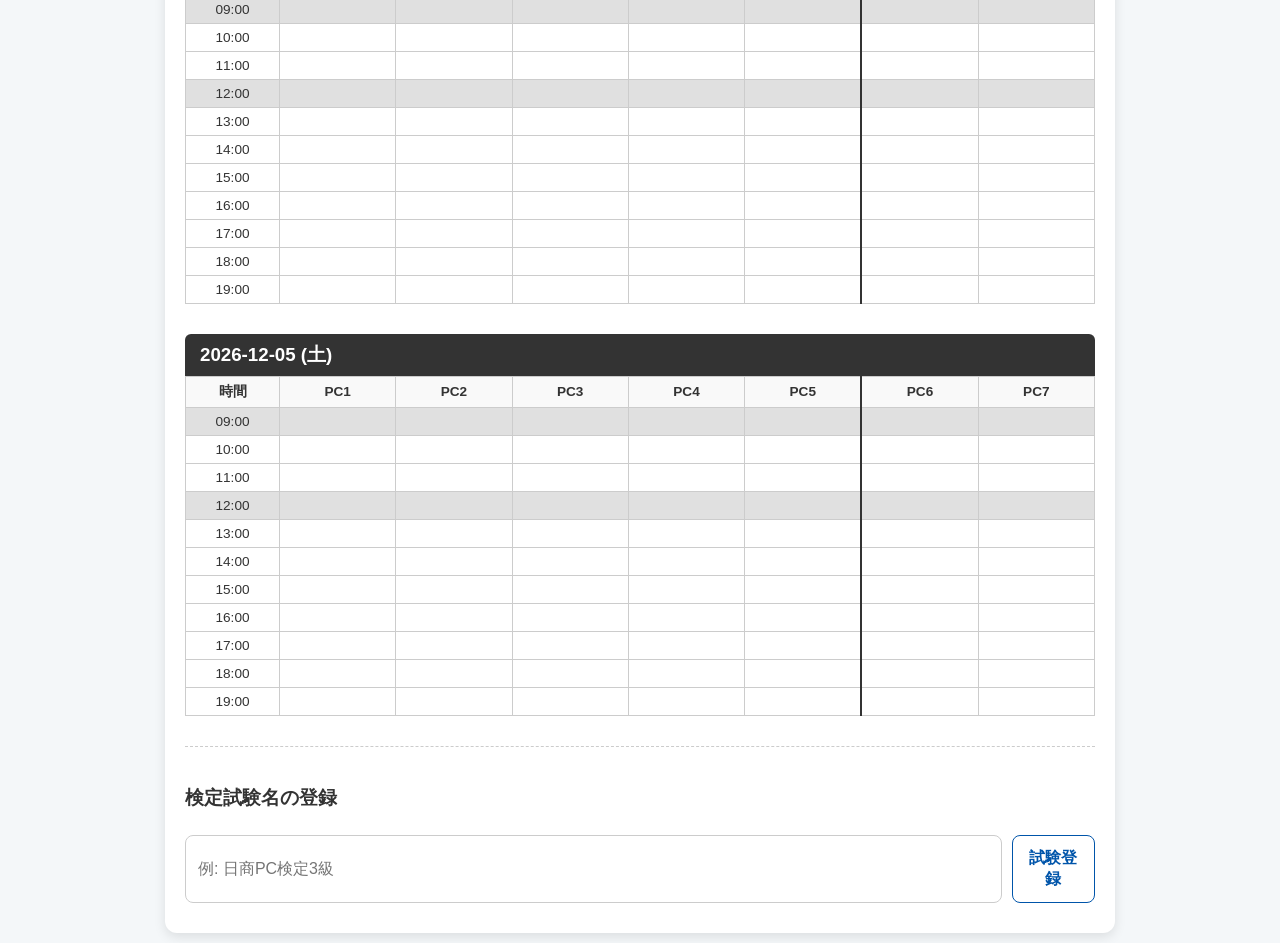
<file: ver1.4/school.html>
<!DOCTYPE html>
<html lang="ja">
<head>
    <meta charset="UTF-8">
    <meta name="viewport" content="width=device-width, initial-scale=1.0">
    <title>スクール管理画面</title>
    <link rel="stylesheet" href="style.css">
    <style>
        .container { max-width: 950px; }
        .header-bar { background: #333; }
        /* 管理画面特有のスタイル */
        .admin-tabs { margin-bottom: 20px; display: flex; gap: 10px; }
        .admin-tabs button { flex: 1; }
        .admin-tabs button.active { background: #333; color: white; border-color: #333; }
    </style>
</head>
<body>

<div class="container">
    <div class="header-bar no-print">
        <h1>スクール管理画面</h1>
        <div style="font-size:0.8rem;">
            <a href="index.html" target="_blank" style="color:#fff;">受講生画面へ</a>
        </div>
    </div>

    <div id="admin-view" class="content active">
        
        <!-- 管理用タブ -->
        <div class="admin-tabs no-print">
            <button class="btn-outline btn-sm active" id="btn-tab-week" onclick="switchAdminSubTab('week')">週間予約状況</button>
            <button class="btn-outline btn-sm" id="btn-tab-month" onclick="switchAdminSubTab('month')">月間予約一覧</button>
            <button class="btn-outline btn-sm" id="btn-tab-student" onclick="switchAdminSubTab('student')">受講生登録</button>
            <button class="btn-outline btn-sm" style="color:#d63384; border-color:#d63384;" onclick="openInitModal()">月初め更新処理</button>
        </div>

        <!-- ①週間スケジュール（座席表） -->
        <div id="admin-week-view">
            <h2 class="no-print">週間予約状況（座席表）</h2>
            <p class="no-print" style="font-size:0.8rem; color:#666;">セルをクリックして予約・取消を行います。</p>
            <div class="week-nav no-print">
                <button class="btn-outline btn-sm" onclick="changeAdminWeek(-7)">前の週</button>
                <span id="adminWeekRangeDisplay" style="font-weight:bold; font-size:1.1rem;"></span>
                <button class="btn-outline btn-sm" onclick="changeAdminWeek(7)">次の週</button>
            </div>
            <div id="weeklyScheduleContainer"></div>
        </div>

        <!-- ②月間予約一覧（印刷用） -->
        <div id="admin-month-view" style="display:none;">
            <h2 class="no-print">月間予約一覧</h2>
            <div class="week-nav no-print">
                <button class="btn-outline btn-sm" onclick="changeAdminListMonth(-1)">前月</button>
                <span id="adminListMonthDisplay" style="font-weight:bold; font-size:1.1rem;"></span>
                <button class="btn-outline btn-sm" onclick="changeAdminListMonth(1)">次月</button>
                <button class="btn-outline btn-sm" onclick="window.print()">印刷</button>
            </div>
            <div id="monthlyListContainer"></div>
        </div>

        <!-- ③受講生登録 -->
        <div id="admin-student-view" style="display:none;">
            <h2>受講生登録</h2>
            <div class="login-box">
                <label>受講生を選択（既存情報の修正時）</label>
                <select id="s_select_list" onchange="handleStudentEditSelect()">
                    <option value="">-- 新規登録（または直接入力） --</option>
                </select>
                <div class="admin-grid">
                    <div><label>氏名</label><input type="text" id="s_name" placeholder="氏名"></div>
                    <div><label>会員番号</label><input type="text" id="s_id" placeholder="1001"></div>
                    <div><label>生年月日</label><input type="text" id="s_birth" placeholder="0101"></div>
                    <div><label>月間上限</label><input type="number" id="s_limit" value="4"></div>

                    <div>
                        <label>固定曜日</label>
                        <select id="s_fixed_day">
                            <option value="">なし</option>
                            <option value="1">月曜日</option>
                            <option value="2">火曜日</option>
                            <option value="3">水曜日</option>
                            <option value="4">木曜日</option>
                            <option value="5">金曜日</option>
                            <option value="6">土曜日</option>
                            <option value="0">日曜日</option>
                        </select>
                    </div>
                    <div>
                        <label>固定時間</label>
                        <select id="s_fixed_time">
                            <option value="">なし</option>
                            <option value="09:00">09:00</option>
                            <option value="10:00">10:00</option>
                            <option value="11:00">11:00</option>
                            <option value="12:00">12:00</option>
                            <option value="13:00">13:00</option>
                            <option value="14:00">14:00</option>
                            <option value="15:00">15:00</option>
                            <option value="16:00">16:00</option>
                            <option value="17:00">17:00</option>
                            <option value="18:00">18:00</option>
                            <option value="19:00">19:00</option>
                        </select>
                    </div>
                    <div>
                        <label>コース</label>
                        <select id="s_course">
                            <option value="パソコン教室">パソコン教室</option>
                            <option value="プログラミング教室">プログラミング教室</option>
                            <option value="マンツーマンコース">マンツーマンコース</option>
                        </select>
                    </div>
                    <div>
                        <label>繰越コマ数</label>
                        <input type="number" id="s_carry" value="0">
                    </div>
                    <div>
                        <label>状態</label>
                        <select id="s_status">
                            <option value="">在籍中</option>
                            <option value="退会">退会予定（更新時に削除）</option>
                        </select>
                    </div>

                </div>
                <button onclick="registerStudent()" style="margin-top:15px;">登録・更新</button>
            </div>
            <div id="studentList" style="margin-top:20px;"></div>
        </div>
        <!-- school.html: registerStudent() ボタンのすぐ下あたりに追記 -->
        <div style="margin-top: 30px; padding-top: 20px; border-top: 1px dashed #ccc;" class="no-print" >
            <h3>検定試験名の登録</h3>
            <div style="display: flex; gap: 10px;">
                <input type="text" id="newExamName" placeholder="例: 日商PC検定3級">
                <button onclick="registerExamName()" class="btn-outline" style="width: auto;">試験登録</button>
            </div>
            <div id="examNameList" style="margin-top: 10px; font-size: 0.85rem; color: #666;"></div>
        </div>
    </div>
</div>

<!-- 予約登録モーダル -->
<div id="adminBookingModal" class="modal">
    <div class="modal-content">
        <h3>予約登録</h3>
        <p><span id="modalDate"></span> <span id="modalTime"></span><br>PC<span id="modalPc"></span></p>
        <div id="studentSelectionArea">
            <label>受講生を選択</label>
            <select id="modalStudentSelect"></select>
        </div>
        <div id="examSelectionArea" style="margin-top:15px; display:none; padding:10px; background:#f9f9f9; border-radius:5px;">
            <label>検定試験として登録</label>
            <select id="modalExamSelect"></select>
        </div>
        <div style="margin-top:20px; display:flex; gap:10px;">
            <button onclick="executeAdminBooking()">予約する</button>
            <button class="btn-outline" onclick="closeModal()">キャンセル</button>
        </div>
    </div>
</div>

<div id="loadingOverlay" class="loading-overlay" style="display:none;">
    <div class="spinner"></div>
    <p style="color:white; margin-top:10px;">データを同期中...</p>
</div>


<div id="initModal" class="modal">
    <div class="modal-content">
        <h3 style="margin-top:0;">月初めの更新処理</h3>
        <p style="font-size: 0.8rem; color: #666;">
            終了（確定）させる月を選択してください。<br>
            その月の未受講分が翌月の「繰越」に加算されます。
        </p>
        <label>終了する月</label>
        <select id="initTargetMonth" style="margin-bottom:20px;"></select>
        
        <div style="display: flex; flex-direction: column; gap: 10px;">
            <button onclick="executeMonthlyInitialization()" style="background: #dc3545;">この月の更新を実行する</button>
            <button class="btn-outline" onclick="closeInitModal()">キャンセル</button>
        </div>
    </div>
</div>

<!-- 月更新ダイアログ -->
<script src="script.js"></script>
</body>
</html>
</file>
<file: style.css>
/* ─── デザイン定義 ─── */
:root {
    --primary: #0055aa; --secondary: #6c757d; --bg: #f4f7f9; --white: #ffffff;
    --ok: #28a745; --warn: #ffc107; --ng: #dc3545; --reserved: #e1f0ff;
}
body { font-family: "Helvetica Neue", Arial, sans-serif; background: var(--bg); margin: 0; padding: 10px; color: #333; }
.container { max-width: 800px; margin: 0 auto; background: var(--white); border-radius: 12px; box-shadow: 0 4px 12px rgba(0,0,0,0.1); overflow: hidden; min-height: 80vh; }
.header-bar { background: var(--primary); padding: 15px 20px; color: white; display: flex; justify-content: space-between; align-items: center; }
.header-bar h1 { margin: 0; font-size: 1.2rem; }
.content { padding: 20px; }

h2 { border-left: 5px solid var(--primary); padding-left: 10px; font-size: 1.1rem; margin: 25px 0 10px; }
label { display: block; margin-top: 15px; font-weight: bold; font-size: 0.85rem; color: #555; }
input, select, button { width: 100%; padding: 12px; margin-top: 5px; border: 1px solid #ccc; border-radius: 8px; box-sizing: border-box; font-size: 1rem; }
button { background: var(--primary); color: white; border: none; font-weight: bold; cursor: pointer; transition: 0.2s; }
button:hover { opacity: 0.9; }
button:disabled { background: #ccc; cursor: not-allowed; opacity: 1; }
.btn-sm { width: auto; padding: 5px 15px; font-size: 0.8rem; }
.btn-outline { background: white; color: var(--primary); border: 1px solid var(--primary); }
.btn-danger { color: #dc3545; border-color: #dc3545; }
.btn-cancel-text { width: 100%; margin-top: 10px; border: none; color: #666; background: transparent; cursor: pointer; text-decoration: underline; }

.login-box { border: 2px solid #eee; padding: 20px; border-radius: 10px; background: #fdfdfd; }
.user-info-bar { background: #eef6ff; padding: 15px; border-radius: 8px; margin-bottom: 20px; display: flex; justify-content: space-between; align-items: center; }

/* カレンダー */
.calendar-header { display: flex; justify-content: space-between; align-items: center; margin-bottom: 10px; }
.calendar-grid { display: grid; grid-template-columns: repeat(7, 1fr); gap: 5px; text-align: center; }
.cal-day-label { font-weight: bold; font-size: 0.75rem; color: #666; padding: 5px 0; }
.cal-date { padding: 10px 0; border: 1px solid #eee; border-radius: 6px; cursor: pointer; font-weight: bold; min-height: 40px; display: flex; align-items: center; justify-content: center; position: relative; }
.cal-date.empty { border: none; cursor: default; }
.cal-date.disabled { background: #f9f9f9; color: #ccc; cursor: not-allowed; }
.cal-date.selected { border: 2px solid var(--primary); background: #fff; z-index: 1; }
.cal-date.has-res { background-color: var(--reserved); color: var(--primary); }
.cal-date.has-res::after { content: "●"; font-size: 8px; position: absolute; bottom: 2px; }
.cal-date.today { text-decoration: underline; color: var(--ng); }

/* 時間枠 */
.selection-panel { background: #fff; padding: 15px; border: 2px solid var(--primary); border-radius: 10px; margin-top: 15px; }
.slot-grid { display: grid; grid-template-columns: repeat(auto-fill, minmax(130px, 1fr)); gap: 10px; margin-top: 10px; }
.slot-card { border: 2px solid #ddd; padding: 12px; border-radius: 8px; cursor: pointer; text-align: center; position: relative; }
.slot-card input { position: absolute; top: 5px; right: 5px; width: auto; }
.slot-card.full { background: #f0f0f0; color: #999; cursor: not-allowed; }
.slot-card.warn-block { background: #fff9e6; cursor: pointer; } 
.badge { padding: 2px 6px; border-radius: 4px; font-size: 0.75rem; font-weight: bold; }
.bg-ok { background: #e6ffed; color: var(--ok); } 
.bg-warn { background: #fff9e6; color: var(--warn); } 
.bg-ng { background: #ffeef0; color: var(--ng); }
.warn-msg { color:#d63384; font-weight:bold; margin-top:10px; background:#fff0f5; padding:10px; border-radius:4px; }

/* 管理者画面 */
.list-item { border-bottom: 1px solid #eee; padding: 10px 0; font-size: 0.9rem; display: flex; justify-content: space-between; align-items: center; }
.admin-grid { display: grid; grid-template-columns: 1fr 1fr; gap: 10px; }
.week-nav { display: flex; justify-content: space-between; align-items: center; margin-bottom: 20px; background: #eee; padding: 10px; border-radius: 8px; }
.day-schedule-wrapper { margin-bottom: 30px; }
.day-title { background: #333; color: #fff; padding: 8px 15px; font-weight: bold; border-radius: 6px 6px 0 0; margin: 0; }
.schedule-table { width: 100%; border-collapse: collapse; font-size: 0.85rem; border: 1px solid #ccc; table-layout: fixed; }
.schedule-table th, .schedule-table td { border: 1px solid #ccc; padding: 6px 2px; text-align: center; overflow: hidden; text-overflow: ellipsis; white-space: nowrap; }
.schedule-table th { background: #f9f9f9; font-weight: bold; width: 12.5%; }
.schedule-table th:first-child { width: 10%; } 
.schedule-table td { cursor: pointer; }
.schedule-table td:hover { background-color: #f0f8ff; }
.row-gray { background-color: #e0e0e0; }
.cell-pc-blue { background-color: #e1f0ff; color: #0055aa; font-weight: bold; }
.cell-pc-red { background-color: #ffeef0; color: #d63384; font-weight: bold; }
.cell-pc-default { background-color: #fff3cd; color: #664d03; }

/* 月間リスト */
.monthly-list-table { width: 100%; border-collapse: collapse; font-size: 0.8rem; }
.monthly-list-table th, .monthly-list-table td { border: 1px solid #333; padding: 4px; text-align: center; }
.monthly-list-table th { background: #eee; }
.col-name { width: 100px; text-align: left; }
.col-num { width: 30px; }

/* モーダル */
.modal { display: none; position: fixed; z-index: 1000; left: 0; top: 0; width: 100%; height: 100%; background-color: rgba(0,0,0,0.5); }
.modal-content { background-color: #fff; margin: 15% auto; padding: 20px; border: 1px solid #888; width: 300px; border-radius: 8px; box-shadow: 0 4px 8px rgba(0,0,0,0.2); }
.loading-overlay { position: fixed; top: 0; left: 0; width: 100%; height: 100%; background: rgba(0,0,0,0.7); z-index: 2000; display: flex; flex-direction: column; justify-content: center; align-items: center; }
.spinner { border: 4px solid #f3f3f3; border-top: 4px solid var(--primary); border-radius: 50%; width: 40px; height: 40px; animation: spin 1s linear infinite; }
@keyframes spin { 0% { transform: rotate(0deg); } 100% { transform: rotate(360deg); } }

@media print {
    body { background: #fff; padding: 0; font-size: 9pt; }
    .container { box-shadow: none; max-width: 100%; width: 100%; border-radius: 0; min-height: auto; }
    .no-print { display: none !important; }
    .header-bar { display: none; }
    .schedule-table, .monthly-list-table { border: 1px solid #000; }
    .schedule-table th, .schedule-table td { border: 1px solid #000; padding: 2px; }
    .monthly-list-table { font-size: 8pt; page-break-inside: auto; }
    .monthly-list-table th, .monthly-list-table td { padding: 1px; height: 14px; }
    .day-schedule-wrapper { page-break-inside: avoid; margin-bottom: 10px; }
    #admin-week-view, #admin-month-view { display: block !important; } 
    .content { padding: 0; display: block; }
}

/* 週間予約状況：PC5とPC6の間の境界線を太くする (PC5の右側を強調) */
.schedule-table th:nth-child(6),
.schedule-table td:nth-child(6) {
    border-right: 2px solid #333;
}

/* 月間予約一覧：「残」と「1」の列の間の境界線を太くする (「残」の右側を強調) */
.monthly-list-table th:nth-child(3),
.monthly-list-table td:nth-child(3) {
    border-right: 2px solid #333;
}

/* マンツーマンコース専用の色（script.jsの判定で使用） */
.cell-pc-man { background-color: #d4edda; color: #155724; font-weight: bold; }

/* 検定試験用のセル色 */
.cell-exam { background-color: #f3e5f5; color: #7b1fa2; font-weight: bold; border: 2px solid #7b1fa2 !important; }

/* 休み（臨時休校）のセル色 */
.cell-holiday { background-color: #666 !important; color: #fff !important; font-weight: bold; }
</file>
<file: ver1.0/style.css>
/* ─── デザイン定義 ─── */
:root {
    --primary: #0055aa; --secondary: #6c757d; --bg: #f4f7f9; --white: #ffffff;
    --ok: #28a745; --warn: #ffc107; --ng: #dc3545; --reserved: #e1f0ff;
}
body { font-family: "Helvetica Neue", Arial, sans-serif; background: var(--bg); margin: 0; padding: 10px; color: #333; }
.container { max-width: 800px; margin: 0 auto; background: var(--white); border-radius: 12px; box-shadow: 0 4px 12px rgba(0,0,0,0.1); overflow: hidden; min-height: 80vh; }
.header-bar { background: var(--primary); padding: 15px 20px; color: white; display: flex; justify-content: space-between; align-items: center; }
.header-bar h1 { margin: 0; font-size: 1.2rem; }
.content { padding: 20px; }

h2 { border-left: 5px solid var(--primary); padding-left: 10px; font-size: 1.1rem; margin: 25px 0 10px; }
label { display: block; margin-top: 15px; font-weight: bold; font-size: 0.85rem; color: #555; }
input, select, button { width: 100%; padding: 12px; margin-top: 5px; border: 1px solid #ccc; border-radius: 8px; box-sizing: border-box; font-size: 1rem; }
button { background: var(--primary); color: white; border: none; font-weight: bold; cursor: pointer; transition: 0.2s; }
button:hover { opacity: 0.9; }
button:disabled { background: #ccc; cursor: not-allowed; opacity: 1; }
.btn-sm { width: auto; padding: 5px 15px; font-size: 0.8rem; }
.btn-outline { background: white; color: var(--primary); border: 1px solid var(--primary); }
.btn-danger { color: #dc3545; border-color: #dc3545; }
.btn-cancel-text { width: 100%; margin-top: 10px; border: none; color: #666; background: transparent; cursor: pointer; text-decoration: underline; }

.login-box { border: 2px solid #eee; padding: 20px; border-radius: 10px; background: #fdfdfd; }
.user-info-bar { background: #eef6ff; padding: 15px; border-radius: 8px; margin-bottom: 20px; display: flex; justify-content: space-between; align-items: center; }

/* カレンダー */
.calendar-header { display: flex; justify-content: space-between; align-items: center; margin-bottom: 10px; }
.calendar-grid { display: grid; grid-template-columns: repeat(7, 1fr); gap: 5px; text-align: center; }
.cal-day-label { font-weight: bold; font-size: 0.75rem; color: #666; padding: 5px 0; }
.cal-date { padding: 10px 0; border: 1px solid #eee; border-radius: 6px; cursor: pointer; font-weight: bold; min-height: 40px; display: flex; align-items: center; justify-content: center; position: relative; }
.cal-date.empty { border: none; cursor: default; }
.cal-date.disabled { background: #f9f9f9; color: #ccc; cursor: not-allowed; }
.cal-date.selected { border: 2px solid var(--primary); background: #fff; z-index: 1; }
.cal-date.has-res { background-color: var(--reserved); color: var(--primary); }
.cal-date.has-res::after { content: "●"; font-size: 8px; position: absolute; bottom: 2px; }
.cal-date.today { text-decoration: underline; color: var(--ng); }

/* 時間枠 */
.selection-panel { background: #fff; padding: 15px; border: 2px solid var(--primary); border-radius: 10px; margin-top: 15px; }
.slot-grid { display: grid; grid-template-columns: repeat(auto-fill, minmax(130px, 1fr)); gap: 10px; margin-top: 10px; }
.slot-card { border: 2px solid #ddd; padding: 12px; border-radius: 8px; cursor: pointer; text-align: center; position: relative; }
.slot-card input { position: absolute; top: 5px; right: 5px; width: auto; }
.slot-card.full { background: #f0f0f0; color: #999; cursor: not-allowed; }
.slot-card.warn-block { background: #fff9e6; cursor: pointer; } 
.badge { padding: 2px 6px; border-radius: 4px; font-size: 0.75rem; font-weight: bold; }
.bg-ok { background: #e6ffed; color: var(--ok); } 
.bg-warn { background: #fff9e6; color: var(--warn); } 
.bg-ng { background: #ffeef0; color: var(--ng); }
.warn-msg { color:#d63384; font-weight:bold; margin-top:10px; background:#fff0f5; padding:10px; border-radius:4px; }

/* 管理者画面 */
.list-item { border-bottom: 1px solid #eee; padding: 10px 0; font-size: 0.9rem; display: flex; justify-content: space-between; align-items: center; }
.admin-grid { display: grid; grid-template-columns: 1fr 1fr; gap: 10px; }
.week-nav { display: flex; justify-content: space-between; align-items: center; margin-bottom: 20px; background: #eee; padding: 10px; border-radius: 8px; }
.day-schedule-wrapper { margin-bottom: 30px; }
.day-title { background: #333; color: #fff; padding: 8px 15px; font-weight: bold; border-radius: 6px 6px 0 0; margin: 0; }
.schedule-table { width: 100%; border-collapse: collapse; font-size: 0.85rem; border: 1px solid #ccc; table-layout: fixed; }
.schedule-table th, .schedule-table td { border: 1px solid #ccc; padding: 6px 2px; text-align: center; overflow: hidden; text-overflow: ellipsis; white-space: nowrap; }
.schedule-table th { background: #f9f9f9; font-weight: bold; width: 12.5%; }
.schedule-table th:first-child { width: 10%; } 
.schedule-table td { cursor: pointer; }
.schedule-table td:hover { background-color: #f0f8ff; }
.row-gray { background-color: #e0e0e0; }
.cell-pc-blue { background-color: #e1f0ff; color: #0055aa; font-weight: bold; }
.cell-pc-red { background-color: #ffeef0; color: #d63384; font-weight: bold; }
.cell-pc-default { background-color: #fff3cd; color: #664d03; }

/* 月間リスト */
.monthly-list-table { width: 100%; border-collapse: collapse; font-size: 0.8rem; }
.monthly-list-table th, .monthly-list-table td { border: 1px solid #333; padding: 4px; text-align: center; }
.monthly-list-table th { background: #eee; }
.col-name { width: 100px; text-align: left; }
.col-num { width: 30px; }

/* モーダル */
.modal { display: none; position: fixed; z-index: 1000; left: 0; top: 0; width: 100%; height: 100%; background-color: rgba(0,0,0,0.5); }
.modal-content { background-color: #fff; margin: 15% auto; padding: 20px; border: 1px solid #888; width: 300px; border-radius: 8px; box-shadow: 0 4px 8px rgba(0,0,0,0.2); }
.loading-overlay { position: fixed; top: 0; left: 0; width: 100%; height: 100%; background: rgba(0,0,0,0.7); z-index: 2000; display: flex; flex-direction: column; justify-content: center; align-items: center; }
.spinner { border: 4px solid #f3f3f3; border-top: 4px solid var(--primary); border-radius: 50%; width: 40px; height: 40px; animation: spin 1s linear infinite; }
@keyframes spin { 0% { transform: rotate(0deg); } 100% { transform: rotate(360deg); } }

@media print {
    body { background: #fff; padding: 0; font-size: 9pt; }
    .container { box-shadow: none; max-width: 100%; width: 100%; border-radius: 0; min-height: auto; }
    .no-print { display: none !important; }
    .header-bar { display: none; }
    .schedule-table, .monthly-list-table { border: 1px solid #000; }
    .schedule-table th, .schedule-table td { border: 1px solid #000; padding: 2px; }
    .monthly-list-table { font-size: 8pt; page-break-inside: auto; }
    .monthly-list-table th, .monthly-list-table td { padding: 1px; height: 14px; }
    .day-schedule-wrapper { page-break-inside: avoid; margin-bottom: 10px; }
    #admin-week-view, #admin-month-view { display: block !important; } 
    .content { padding: 0; display: block; }
}
</file>
<file: ver1.1/style.css>
/* ─── デザイン定義 ─── */
:root {
    --primary: #0055aa; --secondary: #6c757d; --bg: #f4f7f9; --white: #ffffff;
    --ok: #28a745; --warn: #ffc107; --ng: #dc3545; --reserved: #e1f0ff;
}
body { font-family: "Helvetica Neue", Arial, sans-serif; background: var(--bg); margin: 0; padding: 10px; color: #333; }
.container { max-width: 800px; margin: 0 auto; background: var(--white); border-radius: 12px; box-shadow: 0 4px 12px rgba(0,0,0,0.1); overflow: hidden; min-height: 80vh; }
.header-bar { background: var(--primary); padding: 15px 20px; color: white; display: flex; justify-content: space-between; align-items: center; }
.header-bar h1 { margin: 0; font-size: 1.2rem; }
.content { padding: 20px; }

h2 { border-left: 5px solid var(--primary); padding-left: 10px; font-size: 1.1rem; margin: 25px 0 10px; }
label { display: block; margin-top: 15px; font-weight: bold; font-size: 0.85rem; color: #555; }
input, select, button { width: 100%; padding: 12px; margin-top: 5px; border: 1px solid #ccc; border-radius: 8px; box-sizing: border-box; font-size: 1rem; }
button { background: var(--primary); color: white; border: none; font-weight: bold; cursor: pointer; transition: 0.2s; }
button:hover { opacity: 0.9; }
button:disabled { background: #ccc; cursor: not-allowed; opacity: 1; }
.btn-sm { width: auto; padding: 5px 15px; font-size: 0.8rem; }
.btn-outline { background: white; color: var(--primary); border: 1px solid var(--primary); }
.btn-danger { color: #dc3545; border-color: #dc3545; }
.btn-cancel-text { width: 100%; margin-top: 10px; border: none; color: #666; background: transparent; cursor: pointer; text-decoration: underline; }

.login-box { border: 2px solid #eee; padding: 20px; border-radius: 10px; background: #fdfdfd; }
.user-info-bar { background: #eef6ff; padding: 15px; border-radius: 8px; margin-bottom: 20px; display: flex; justify-content: space-between; align-items: center; }

/* カレンダー */
.calendar-header { display: flex; justify-content: space-between; align-items: center; margin-bottom: 10px; }
.calendar-grid { display: grid; grid-template-columns: repeat(7, 1fr); gap: 5px; text-align: center; }
.cal-day-label { font-weight: bold; font-size: 0.75rem; color: #666; padding: 5px 0; }
.cal-date { padding: 10px 0; border: 1px solid #eee; border-radius: 6px; cursor: pointer; font-weight: bold; min-height: 40px; display: flex; align-items: center; justify-content: center; position: relative; }
.cal-date.empty { border: none; cursor: default; }
.cal-date.disabled { background: #f9f9f9; color: #ccc; cursor: not-allowed; }
.cal-date.selected { border: 2px solid var(--primary); background: #fff; z-index: 1; }
.cal-date.has-res { background-color: var(--reserved); color: var(--primary); }
.cal-date.has-res::after { content: "●"; font-size: 8px; position: absolute; bottom: 2px; }
.cal-date.today { text-decoration: underline; color: var(--ng); }

/* 時間枠 */
.selection-panel { background: #fff; padding: 15px; border: 2px solid var(--primary); border-radius: 10px; margin-top: 15px; }
.slot-grid { display: grid; grid-template-columns: repeat(auto-fill, minmax(130px, 1fr)); gap: 10px; margin-top: 10px; }
.slot-card { border: 2px solid #ddd; padding: 12px; border-radius: 8px; cursor: pointer; text-align: center; position: relative; }
.slot-card input { position: absolute; top: 5px; right: 5px; width: auto; }
.slot-card.full { background: #f0f0f0; color: #999; cursor: not-allowed; }
.slot-card.warn-block { background: #fff9e6; cursor: pointer; } 
.badge { padding: 2px 6px; border-radius: 4px; font-size: 0.75rem; font-weight: bold; }
.bg-ok { background: #e6ffed; color: var(--ok); } 
.bg-warn { background: #fff9e6; color: var(--warn); } 
.bg-ng { background: #ffeef0; color: var(--ng); }
.warn-msg { color:#d63384; font-weight:bold; margin-top:10px; background:#fff0f5; padding:10px; border-radius:4px; }

/* 管理者画面 */
.list-item { border-bottom: 1px solid #eee; padding: 10px 0; font-size: 0.9rem; display: flex; justify-content: space-between; align-items: center; }
.admin-grid { display: grid; grid-template-columns: 1fr 1fr; gap: 10px; }
.week-nav { display: flex; justify-content: space-between; align-items: center; margin-bottom: 20px; background: #eee; padding: 10px; border-radius: 8px; }
.day-schedule-wrapper { margin-bottom: 30px; }
.day-title { background: #333; color: #fff; padding: 8px 15px; font-weight: bold; border-radius: 6px 6px 0 0; margin: 0; }
.schedule-table { width: 100%; border-collapse: collapse; font-size: 0.85rem; border: 1px solid #ccc; table-layout: fixed; }
.schedule-table th, .schedule-table td { border: 1px solid #ccc; padding: 6px 2px; text-align: center; overflow: hidden; text-overflow: ellipsis; white-space: nowrap; }
.schedule-table th { background: #f9f9f9; font-weight: bold; width: 12.5%; }
.schedule-table th:first-child { width: 10%; } 
.schedule-table td { cursor: pointer; }
.schedule-table td:hover { background-color: #f0f8ff; }
.row-gray { background-color: #e0e0e0; }
.cell-pc-blue { background-color: #e1f0ff; color: #0055aa; font-weight: bold; }
.cell-pc-red { background-color: #ffeef0; color: #d63384; font-weight: bold; }
.cell-pc-default { background-color: #fff3cd; color: #664d03; }

/* 月間リスト */
.monthly-list-table { width: 100%; border-collapse: collapse; font-size: 0.8rem; }
.monthly-list-table th, .monthly-list-table td { border: 1px solid #333; padding: 4px; text-align: center; }
.monthly-list-table th { background: #eee; }
.col-name { width: 100px; text-align: left; }
.col-num { width: 30px; }

/* モーダル */
.modal { display: none; position: fixed; z-index: 1000; left: 0; top: 0; width: 100%; height: 100%; background-color: rgba(0,0,0,0.5); }
.modal-content { background-color: #fff; margin: 15% auto; padding: 20px; border: 1px solid #888; width: 300px; border-radius: 8px; box-shadow: 0 4px 8px rgba(0,0,0,0.2); }
.loading-overlay { position: fixed; top: 0; left: 0; width: 100%; height: 100%; background: rgba(0,0,0,0.7); z-index: 2000; display: flex; flex-direction: column; justify-content: center; align-items: center; }
.spinner { border: 4px solid #f3f3f3; border-top: 4px solid var(--primary); border-radius: 50%; width: 40px; height: 40px; animation: spin 1s linear infinite; }
@keyframes spin { 0% { transform: rotate(0deg); } 100% { transform: rotate(360deg); } }

@media print {
    body { background: #fff; padding: 0; font-size: 9pt; }
    .container { box-shadow: none; max-width: 100%; width: 100%; border-radius: 0; min-height: auto; }
    .no-print { display: none !important; }
    .header-bar { display: none; }
    .schedule-table, .monthly-list-table { border: 1px solid #000; }
    .schedule-table th, .schedule-table td { border: 1px solid #000; padding: 2px; }
    .monthly-list-table { font-size: 8pt; page-break-inside: auto; }
    .monthly-list-table th, .monthly-list-table td { padding: 1px; height: 14px; }
    .day-schedule-wrapper { page-break-inside: avoid; margin-bottom: 10px; }
    #admin-week-view, #admin-month-view { display: block !important; } 
    .content { padding: 0; display: block; }
}

/* 週間予約状況：PC5とPC6の間の境界線を太くする (PC5の右側を強調) */
.schedule-table th:nth-child(6),
.schedule-table td:nth-child(6) {
    border-right: 2px solid #333;
}

/* 月間予約一覧：「残」と「1」の列の間の境界線を太くする (「残」の右側を強調) */
.monthly-list-table th:nth-child(3),
.monthly-list-table td:nth-child(3) {
    border-right: 2px solid #333;
}

/* マンツーマンコース専用の色（script.jsの判定で使用） */
.cell-pc-man { background-color: #d4edda; color: #155724; font-weight: bold; }
</file>
<file: ver1.2/style.css>
/* ─── デザイン定義 ─── */
:root {
    --primary: #0055aa; --secondary: #6c757d; --bg: #f4f7f9; --white: #ffffff;
    --ok: #28a745; --warn: #ffc107; --ng: #dc3545; --reserved: #e1f0ff;
}
body { font-family: "Helvetica Neue", Arial, sans-serif; background: var(--bg); margin: 0; padding: 10px; color: #333; }
.container { max-width: 800px; margin: 0 auto; background: var(--white); border-radius: 12px; box-shadow: 0 4px 12px rgba(0,0,0,0.1); overflow: hidden; min-height: 80vh; }
.header-bar { background: var(--primary); padding: 15px 20px; color: white; display: flex; justify-content: space-between; align-items: center; }
.header-bar h1 { margin: 0; font-size: 1.2rem; }
.content { padding: 20px; }

h2 { border-left: 5px solid var(--primary); padding-left: 10px; font-size: 1.1rem; margin: 25px 0 10px; }
label { display: block; margin-top: 15px; font-weight: bold; font-size: 0.85rem; color: #555; }
input, select, button { width: 100%; padding: 12px; margin-top: 5px; border: 1px solid #ccc; border-radius: 8px; box-sizing: border-box; font-size: 1rem; }
button { background: var(--primary); color: white; border: none; font-weight: bold; cursor: pointer; transition: 0.2s; }
button:hover { opacity: 0.9; }
button:disabled { background: #ccc; cursor: not-allowed; opacity: 1; }
.btn-sm { width: auto; padding: 5px 15px; font-size: 0.8rem; }
.btn-outline { background: white; color: var(--primary); border: 1px solid var(--primary); }
.btn-danger { color: #dc3545; border-color: #dc3545; }
.btn-cancel-text { width: 100%; margin-top: 10px; border: none; color: #666; background: transparent; cursor: pointer; text-decoration: underline; }

.login-box { border: 2px solid #eee; padding: 20px; border-radius: 10px; background: #fdfdfd; }
.user-info-bar { background: #eef6ff; padding: 15px; border-radius: 8px; margin-bottom: 20px; display: flex; justify-content: space-between; align-items: center; }

/* カレンダー */
.calendar-header { display: flex; justify-content: space-between; align-items: center; margin-bottom: 10px; }
.calendar-grid { display: grid; grid-template-columns: repeat(7, 1fr); gap: 5px; text-align: center; }
.cal-day-label { font-weight: bold; font-size: 0.75rem; color: #666; padding: 5px 0; }
.cal-date { padding: 10px 0; border: 1px solid #eee; border-radius: 6px; cursor: pointer; font-weight: bold; min-height: 40px; display: flex; align-items: center; justify-content: center; position: relative; }
.cal-date.empty { border: none; cursor: default; }
.cal-date.disabled { background: #f9f9f9; color: #ccc; cursor: not-allowed; }
.cal-date.selected { border: 2px solid var(--primary); background: #fff; z-index: 1; }
.cal-date.has-res { background-color: var(--reserved); color: var(--primary); }
.cal-date.has-res::after { content: "●"; font-size: 8px; position: absolute; bottom: 2px; }
.cal-date.today { text-decoration: underline; color: var(--ng); }

/* 時間枠 */
.selection-panel { background: #fff; padding: 15px; border: 2px solid var(--primary); border-radius: 10px; margin-top: 15px; }
.slot-grid { display: grid; grid-template-columns: repeat(auto-fill, minmax(130px, 1fr)); gap: 10px; margin-top: 10px; }
.slot-card { border: 2px solid #ddd; padding: 12px; border-radius: 8px; cursor: pointer; text-align: center; position: relative; }
.slot-card input { position: absolute; top: 5px; right: 5px; width: auto; }
.slot-card.full { background: #f0f0f0; color: #999; cursor: not-allowed; }
.slot-card.warn-block { background: #fff9e6; cursor: pointer; } 
.badge { padding: 2px 6px; border-radius: 4px; font-size: 0.75rem; font-weight: bold; }
.bg-ok { background: #e6ffed; color: var(--ok); } 
.bg-warn { background: #fff9e6; color: var(--warn); } 
.bg-ng { background: #ffeef0; color: var(--ng); }
.warn-msg { color:#d63384; font-weight:bold; margin-top:10px; background:#fff0f5; padding:10px; border-radius:4px; }

/* 管理者画面 */
.list-item { border-bottom: 1px solid #eee; padding: 10px 0; font-size: 0.9rem; display: flex; justify-content: space-between; align-items: center; }
.admin-grid { display: grid; grid-template-columns: 1fr 1fr; gap: 10px; }
.week-nav { display: flex; justify-content: space-between; align-items: center; margin-bottom: 20px; background: #eee; padding: 10px; border-radius: 8px; }
.day-schedule-wrapper { margin-bottom: 30px; }
.day-title { background: #333; color: #fff; padding: 8px 15px; font-weight: bold; border-radius: 6px 6px 0 0; margin: 0; }
.schedule-table { width: 100%; border-collapse: collapse; font-size: 0.85rem; border: 1px solid #ccc; table-layout: fixed; }
.schedule-table th, .schedule-table td { border: 1px solid #ccc; padding: 6px 2px; text-align: center; overflow: hidden; text-overflow: ellipsis; white-space: nowrap; }
.schedule-table th { background: #f9f9f9; font-weight: bold; width: 12.5%; }
.schedule-table th:first-child { width: 10%; } 
.schedule-table td { cursor: pointer; }
.schedule-table td:hover { background-color: #f0f8ff; }
.row-gray { background-color: #e0e0e0; }
.cell-pc-blue { background-color: #e1f0ff; color: #0055aa; font-weight: bold; }
.cell-pc-red { background-color: #ffeef0; color: #d63384; font-weight: bold; }
.cell-pc-default { background-color: #fff3cd; color: #664d03; }

/* 月間リスト */
.monthly-list-table { width: 100%; border-collapse: collapse; font-size: 0.8rem; }
.monthly-list-table th, .monthly-list-table td { border: 1px solid #333; padding: 4px; text-align: center; }
.monthly-list-table th { background: #eee; }
.col-name { width: 100px; text-align: left; }
.col-num { width: 30px; }

/* モーダル */
.modal { display: none; position: fixed; z-index: 1000; left: 0; top: 0; width: 100%; height: 100%; background-color: rgba(0,0,0,0.5); }
.modal-content { background-color: #fff; margin: 15% auto; padding: 20px; border: 1px solid #888; width: 300px; border-radius: 8px; box-shadow: 0 4px 8px rgba(0,0,0,0.2); }
.loading-overlay { position: fixed; top: 0; left: 0; width: 100%; height: 100%; background: rgba(0,0,0,0.7); z-index: 2000; display: flex; flex-direction: column; justify-content: center; align-items: center; }
.spinner { border: 4px solid #f3f3f3; border-top: 4px solid var(--primary); border-radius: 50%; width: 40px; height: 40px; animation: spin 1s linear infinite; }
@keyframes spin { 0% { transform: rotate(0deg); } 100% { transform: rotate(360deg); } }

@media print {
    body { background: #fff; padding: 0; font-size: 9pt; }
    .container { box-shadow: none; max-width: 100%; width: 100%; border-radius: 0; min-height: auto; }
    .no-print { display: none !important; }
    .header-bar { display: none; }
    .schedule-table, .monthly-list-table { border: 1px solid #000; }
    .schedule-table th, .schedule-table td { border: 1px solid #000; padding: 2px; }
    .monthly-list-table { font-size: 8pt; page-break-inside: auto; }
    .monthly-list-table th, .monthly-list-table td { padding: 1px; height: 14px; }
    .day-schedule-wrapper { page-break-inside: avoid; margin-bottom: 10px; }
    #admin-week-view, #admin-month-view { display: block !important; } 
    .content { padding: 0; display: block; }
}

/* 週間予約状況：PC5とPC6の間の境界線を太くする (PC5の右側を強調) */
.schedule-table th:nth-child(6),
.schedule-table td:nth-child(6) {
    border-right: 2px solid #333;
}

/* 月間予約一覧：「残」と「1」の列の間の境界線を太くする (「残」の右側を強調) */
.monthly-list-table th:nth-child(3),
.monthly-list-table td:nth-child(3) {
    border-right: 2px solid #333;
}

/* マンツーマンコース専用の色（script.jsの判定で使用） */
.cell-pc-man { background-color: #d4edda; color: #155724; font-weight: bold; }

/* 検定試験用のセル色 */
.cell-exam { background-color: #f3e5f5; color: #7b1fa2; font-weight: bold; border: 2px solid #7b1fa2 !important; }
</file>
<file: ver1.3/style.css>
/* ─── デザイン定義 ─── */
:root {
    --primary: #0055aa; --secondary: #6c757d; --bg: #f4f7f9; --white: #ffffff;
    --ok: #28a745; --warn: #ffc107; --ng: #dc3545; --reserved: #e1f0ff;
}
body { font-family: "Helvetica Neue", Arial, sans-serif; background: var(--bg); margin: 0; padding: 10px; color: #333; }
.container { max-width: 800px; margin: 0 auto; background: var(--white); border-radius: 12px; box-shadow: 0 4px 12px rgba(0,0,0,0.1); overflow: hidden; min-height: 80vh; }
.header-bar { background: var(--primary); padding: 15px 20px; color: white; display: flex; justify-content: space-between; align-items: center; }
.header-bar h1 { margin: 0; font-size: 1.2rem; }
.content { padding: 20px; }

h2 { border-left: 5px solid var(--primary); padding-left: 10px; font-size: 1.1rem; margin: 25px 0 10px; }
label { display: block; margin-top: 15px; font-weight: bold; font-size: 0.85rem; color: #555; }
input, select, button { width: 100%; padding: 12px; margin-top: 5px; border: 1px solid #ccc; border-radius: 8px; box-sizing: border-box; font-size: 1rem; }
button { background: var(--primary); color: white; border: none; font-weight: bold; cursor: pointer; transition: 0.2s; }
button:hover { opacity: 0.9; }
button:disabled { background: #ccc; cursor: not-allowed; opacity: 1; }
.btn-sm { width: auto; padding: 5px 15px; font-size: 0.8rem; }
.btn-outline { background: white; color: var(--primary); border: 1px solid var(--primary); }
.btn-danger { color: #dc3545; border-color: #dc3545; }
.btn-cancel-text { width: 100%; margin-top: 10px; border: none; color: #666; background: transparent; cursor: pointer; text-decoration: underline; }

.login-box { border: 2px solid #eee; padding: 20px; border-radius: 10px; background: #fdfdfd; }
.user-info-bar { background: #eef6ff; padding: 15px; border-radius: 8px; margin-bottom: 20px; display: flex; justify-content: space-between; align-items: center; }

/* カレンダー */
.calendar-header { display: flex; justify-content: space-between; align-items: center; margin-bottom: 10px; }
.calendar-grid { display: grid; grid-template-columns: repeat(7, 1fr); gap: 5px; text-align: center; }
.cal-day-label { font-weight: bold; font-size: 0.75rem; color: #666; padding: 5px 0; }
.cal-date { padding: 10px 0; border: 1px solid #eee; border-radius: 6px; cursor: pointer; font-weight: bold; min-height: 40px; display: flex; align-items: center; justify-content: center; position: relative; }
.cal-date.empty { border: none; cursor: default; }
.cal-date.disabled { background: #f9f9f9; color: #ccc; cursor: not-allowed; }
.cal-date.selected { border: 2px solid var(--primary); background: #fff; z-index: 1; }
.cal-date.has-res { background-color: var(--reserved); color: var(--primary); }
.cal-date.has-res::after { content: "●"; font-size: 8px; position: absolute; bottom: 2px; }
.cal-date.today { text-decoration: underline; color: var(--ng); }

/* 時間枠 */
.selection-panel { background: #fff; padding: 15px; border: 2px solid var(--primary); border-radius: 10px; margin-top: 15px; }
.slot-grid { display: grid; grid-template-columns: repeat(auto-fill, minmax(130px, 1fr)); gap: 10px; margin-top: 10px; }
.slot-card { border: 2px solid #ddd; padding: 12px; border-radius: 8px; cursor: pointer; text-align: center; position: relative; }
.slot-card input { position: absolute; top: 5px; right: 5px; width: auto; }
.slot-card.full { background: #f0f0f0; color: #999; cursor: not-allowed; }
.slot-card.warn-block { background: #fff9e6; cursor: pointer; } 
.badge { padding: 2px 6px; border-radius: 4px; font-size: 0.75rem; font-weight: bold; }
.bg-ok { background: #e6ffed; color: var(--ok); } 
.bg-warn { background: #fff9e6; color: var(--warn); } 
.bg-ng { background: #ffeef0; color: var(--ng); }
.warn-msg { color:#d63384; font-weight:bold; margin-top:10px; background:#fff0f5; padding:10px; border-radius:4px; }

/* 管理者画面 */
.list-item { border-bottom: 1px solid #eee; padding: 10px 0; font-size: 0.9rem; display: flex; justify-content: space-between; align-items: center; }
.admin-grid { display: grid; grid-template-columns: 1fr 1fr; gap: 10px; }
.week-nav { display: flex; justify-content: space-between; align-items: center; margin-bottom: 20px; background: #eee; padding: 10px; border-radius: 8px; }
.day-schedule-wrapper { margin-bottom: 30px; }
.day-title { background: #333; color: #fff; padding: 8px 15px; font-weight: bold; border-radius: 6px 6px 0 0; margin: 0; }
.schedule-table { width: 100%; border-collapse: collapse; font-size: 0.85rem; border: 1px solid #ccc; table-layout: fixed; }
.schedule-table th, .schedule-table td { border: 1px solid #ccc; padding: 6px 2px; text-align: center; overflow: hidden; text-overflow: ellipsis; white-space: nowrap; }
.schedule-table th { background: #f9f9f9; font-weight: bold; width: 12.5%; }
.schedule-table th:first-child { width: 10%; } 
.schedule-table td { cursor: pointer; }
.schedule-table td:hover { background-color: #f0f8ff; }
.row-gray { background-color: #e0e0e0; }
.cell-pc-blue { background-color: #e1f0ff; color: #0055aa; font-weight: bold; }
.cell-pc-red { background-color: #ffeef0; color: #d63384; font-weight: bold; }
.cell-pc-default { background-color: #fff3cd; color: #664d03; }

/* 月間リスト */
.monthly-list-table { width: 100%; border-collapse: collapse; font-size: 0.8rem; }
.monthly-list-table th, .monthly-list-table td { border: 1px solid #333; padding: 4px; text-align: center; }
.monthly-list-table th { background: #eee; }
.col-name { width: 100px; text-align: left; }
.col-num { width: 30px; }

/* モーダル */
.modal { display: none; position: fixed; z-index: 1000; left: 0; top: 0; width: 100%; height: 100%; background-color: rgba(0,0,0,0.5); }
.modal-content { background-color: #fff; margin: 15% auto; padding: 20px; border: 1px solid #888; width: 300px; border-radius: 8px; box-shadow: 0 4px 8px rgba(0,0,0,0.2); }
.loading-overlay { position: fixed; top: 0; left: 0; width: 100%; height: 100%; background: rgba(0,0,0,0.7); z-index: 2000; display: flex; flex-direction: column; justify-content: center; align-items: center; }
.spinner { border: 4px solid #f3f3f3; border-top: 4px solid var(--primary); border-radius: 50%; width: 40px; height: 40px; animation: spin 1s linear infinite; }
@keyframes spin { 0% { transform: rotate(0deg); } 100% { transform: rotate(360deg); } }

@media print {
    body { background: #fff; padding: 0; font-size: 9pt; }
    .container { box-shadow: none; max-width: 100%; width: 100%; border-radius: 0; min-height: auto; }
    .no-print { display: none !important; }
    .header-bar { display: none; }
    .schedule-table, .monthly-list-table { border: 1px solid #000; }
    .schedule-table th, .schedule-table td { border: 1px solid #000; padding: 2px; }
    .monthly-list-table { font-size: 8pt; page-break-inside: auto; }
    .monthly-list-table th, .monthly-list-table td { padding: 1px; height: 14px; }
    .day-schedule-wrapper { page-break-inside: avoid; margin-bottom: 10px; }
    #admin-week-view, #admin-month-view { display: block !important; } 
    .content { padding: 0; display: block; }
}

/* 週間予約状況：PC5とPC6の間の境界線を太くする (PC5の右側を強調) */
.schedule-table th:nth-child(6),
.schedule-table td:nth-child(6) {
    border-right: 2px solid #333;
}

/* 月間予約一覧：「残」と「1」の列の間の境界線を太くする (「残」の右側を強調) */
.monthly-list-table th:nth-child(4),
.monthly-list-table td:nth-child(4) {
    border-right: 2px solid #333;
}

/* マンツーマンコース専用の色（script.jsの判定で使用） */
.cell-pc-man { background-color: #d4edda; color: #155724; font-weight: bold; }

/* 検定試験用のセル色 */
.cell-exam { background-color: #f3e5f5; color: #7b1fa2; font-weight: bold; border: 2px solid #7b1fa2 !important; }

/* 休み（臨時休校）のセル色 */
.cell-holiday { background-color: #666 !important; color: #fff !important; font-weight: bold; }
</file>
<file: ver1.4/style.css>
/* ─── デザイン定義 ─── */
:root {
    --primary: #0055aa; --secondary: #6c757d; --bg: #f4f7f9; --white: #ffffff;
    --ok: #28a745; --warn: #ffc107; --ng: #dc3545; --reserved: #e1f0ff;
}
body { font-family: "Helvetica Neue", Arial, sans-serif; background: var(--bg); margin: 0; padding: 10px; color: #333; }
.container { max-width: 800px; margin: 0 auto; background: var(--white); border-radius: 12px; box-shadow: 0 4px 12px rgba(0,0,0,0.1); overflow: hidden; min-height: 80vh; }
.header-bar { background: var(--primary); padding: 15px 20px; color: white; display: flex; justify-content: space-between; align-items: center; }
.header-bar h1 { margin: 0; font-size: 1.2rem; }
.content { padding: 20px; }

h2 { border-left: 5px solid var(--primary); padding-left: 10px; font-size: 1.1rem; margin: 25px 0 10px; }
label { display: block; margin-top: 15px; font-weight: bold; font-size: 0.85rem; color: #555; }
input, select, button { width: 100%; padding: 12px; margin-top: 5px; border: 1px solid #ccc; border-radius: 8px; box-sizing: border-box; font-size: 1rem; }
button { background: var(--primary); color: white; border: none; font-weight: bold; cursor: pointer; transition: 0.2s; }
button:hover { opacity: 0.9; }
button:disabled { background: #ccc; cursor: not-allowed; opacity: 1; }
.btn-sm { width: auto; padding: 5px 15px; font-size: 0.8rem; }
.btn-outline { background: white; color: var(--primary); border: 1px solid var(--primary); }
.btn-danger { color: #dc3545; border-color: #dc3545; }
.btn-cancel-text { width: 100%; margin-top: 10px; border: none; color: #666; background: transparent; cursor: pointer; text-decoration: underline; }

.login-box { border: 2px solid #eee; padding: 20px; border-radius: 10px; background: #fdfdfd; }
.user-info-bar { background: #eef6ff; padding: 15px; border-radius: 8px; margin-bottom: 20px; display: flex; justify-content: space-between; align-items: center; }

/* カレンダー */
.calendar-header { display: flex; justify-content: space-between; align-items: center; margin-bottom: 10px; }
.calendar-grid { display: grid; grid-template-columns: repeat(7, 1fr); gap: 5px; text-align: center; }
.cal-day-label { font-weight: bold; font-size: 0.75rem; color: #666; padding: 5px 0; }
.cal-date { padding: 10px 0; border: 1px solid #eee; border-radius: 6px; cursor: pointer; font-weight: bold; min-height: 40px; display: flex; align-items: center; justify-content: center; position: relative; }
.cal-date.empty { border: none; cursor: default; }
.cal-date.disabled { background: #f9f9f9; color: #ccc; cursor: not-allowed; }
.cal-date.selected { border: 2px solid var(--primary); background: #fff; z-index: 1; }
.cal-date.has-res { background-color: var(--reserved); color: var(--primary); }
.cal-date.has-res::after { content: "●"; font-size: 8px; position: absolute; bottom: 2px; }
.cal-date.today { text-decoration: underline; color: var(--ng); }

/* 時間枠 */
.selection-panel { background: #fff; padding: 15px; border: 2px solid var(--primary); border-radius: 10px; margin-top: 15px; }
.slot-grid { display: grid; grid-template-columns: repeat(auto-fill, minmax(130px, 1fr)); gap: 10px; margin-top: 10px; }
.slot-card { border: 2px solid #ddd; padding: 12px; border-radius: 8px; cursor: pointer; text-align: center; position: relative; }
.slot-card input { position: absolute; top: 5px; right: 5px; width: auto; }
.slot-card.full { background: #f0f0f0; color: #999; cursor: not-allowed; }
.slot-card.warn-block { background: #fff9e6; cursor: pointer; } 
.badge { padding: 2px 6px; border-radius: 4px; font-size: 0.75rem; font-weight: bold; }
.bg-ok { background: #e6ffed; color: var(--ok); } 
.bg-warn { background: #fff9e6; color: var(--warn); } 
.bg-ng { background: #ffeef0; color: var(--ng); }
.warn-msg { color:#d63384; font-weight:bold; margin-top:10px; background:#fff0f5; padding:10px; border-radius:4px; }

/* 管理者画面 */
.list-item { border-bottom: 1px solid #eee; padding: 10px 0; font-size: 0.9rem; display: flex; justify-content: space-between; align-items: center; }
.admin-grid { display: grid; grid-template-columns: 1fr 1fr; gap: 10px; }
.week-nav { display: flex; justify-content: space-between; align-items: center; margin-bottom: 20px; background: #eee; padding: 10px; border-radius: 8px; }
.day-schedule-wrapper { margin-bottom: 30px; }
.day-title { background: #333; color: #fff; padding: 8px 15px; font-weight: bold; border-radius: 6px 6px 0 0; margin: 0; }
.schedule-table { width: 100%; border-collapse: collapse; font-size: 0.85rem; border: 1px solid #ccc; table-layout: fixed; }
.schedule-table th, .schedule-table td { border: 1px solid #ccc; padding: 6px 2px; text-align: center; overflow: hidden; text-overflow: ellipsis; white-space: nowrap; }
.schedule-table th { background: #f9f9f9; font-weight: bold; width: 12.5%; }
.schedule-table th:first-child { width: 10%; } 
.schedule-table td { cursor: pointer; }
.schedule-table td:hover { background-color: #f0f8ff; }
.row-gray { background-color: #e0e0e0; }
.cell-pc-blue { background-color: #e1f0ff; color: #0055aa; font-weight: bold; }
.cell-pc-red { background-color: #ffeef0; color: #d63384; font-weight: bold; }
.cell-pc-default { background-color: #fff3cd; color: #664d03; }

/* 月間リスト */
.monthly-list-table { width: 100%; border-collapse: collapse; font-size: 0.8rem; }
.monthly-list-table th, .monthly-list-table td { border: 1px solid #333; padding: 4px; text-align: center; }
.monthly-list-table th { background: #eee; }
.col-name { width: 100px; text-align: left; }
.col-num { width: 30px; }

/* モーダル */
.modal { display: none; position: fixed; z-index: 1000; left: 0; top: 0; width: 100%; height: 100%; background-color: rgba(0,0,0,0.5); }
.modal-content { background-color: #fff; margin: 15% auto; padding: 20px; border: 1px solid #888; width: 300px; border-radius: 8px; box-shadow: 0 4px 8px rgba(0,0,0,0.2); }
.loading-overlay { position: fixed; top: 0; left: 0; width: 100%; height: 100%; background: rgba(0,0,0,0.7); z-index: 2000; display: flex; flex-direction: column; justify-content: center; align-items: center; }
.spinner { border: 4px solid #f3f3f3; border-top: 4px solid var(--primary); border-radius: 50%; width: 40px; height: 40px; animation: spin 1s linear infinite; }
@keyframes spin { 0% { transform: rotate(0deg); } 100% { transform: rotate(360deg); } }

@media print {
    body { background: #fff; padding: 0; font-size: 9pt; }
    .container { box-shadow: none; max-width: 100%; width: 100%; border-radius: 0; min-height: auto; }
    .no-print { display: none !important; }
    .header-bar { display: none; }
    .schedule-table, .monthly-list-table { border: 1px solid #000; }
    .schedule-table th, .schedule-table td { border: 1px solid #000; padding: 2px; }
    .monthly-list-table { font-size: 8pt; page-break-inside: auto; }
    .monthly-list-table th, .monthly-list-table td { padding: 1px; height: 14px; }
    .day-schedule-wrapper { page-break-inside: avoid; margin-bottom: 10px; }
    #admin-week-view, #admin-month-view { display: block !important; } 
    .content { padding: 0; display: block; }
}

/* 週間予約状況：PC5とPC6の間の境界線を太くする (PC5の右側を強調) */
.schedule-table th:nth-child(6),
.schedule-table td:nth-child(6) {
    border-right: 2px solid #333;
}

/* 月間予約一覧：「残」と「1」の列の間の境界線を太くする (「残」の右側を強調) */
.monthly-list-table th:nth-child(4),
.monthly-list-table td:nth-child(4) {
    border-right: 2px solid #333;
}

/* マンツーマンコース専用の色（script.jsの判定で使用） */
.cell-pc-man { background-color: #d4edda; color: #155724; font-weight: bold; }

/* 検定試験用のセル色 */
.cell-exam { background-color: #f3e5f5; color: #7b1fa2; font-weight: bold; border: 2px solid #7b1fa2 !important; }

/* 休み（臨時休校）のセル色 */
.cell-holiday { background-color: #666 !important; color: #fff !important; font-weight: bold; }

@media print {
    @page {
        size: A4 portrait;
        margin: 5mm;
    }

    /* 1. 全ての要素を一旦非表示にし、余白をリセット */
    html, body { height: auto !important; background: #fff; overflow: visible !important; }
    .no-print, .header-bar, .admin-tabs, .week-nav, h2, #admin-student-view { display: none !important; }
    
    /* 2. コンテナの制限を解除 */
    .container { box-shadow: none !important; width: 100% !important; border: none !important; min-height: 0 !important; margin: 0 !important; }
    .content { padding: 0 !important; }

    /* 3. 【重要】現在画面で見えているタブ（style="display: block"がついているもの）以外は印刷しない */
    #admin-week-view, #admin-month-view { display: none !important; }

    /* JavaScriptの表示状態と連動させる（週間座席表） */
    #admin-week-view[style*="display: block"], 
    #admin-week-view:not([style]) { /* 初期状態（style属性なし）も考慮 */
        display: block !important;
        margin-left: 15mm;
        margin-right: 15mm;
    }

    /* JavaScriptの表示状態と連動させる（月間一覧） */
    #admin-month-view[style*="display: block"] { 
        display: block !important; 
         /* 表全体を右に寄せる（左余白を広げる） */
        margin-left: 20mm; 
    }

    /* --- 週間座席表の細部調整 --- */
    .day-schedule-wrapper { page-break-inside: avoid; margin-bottom: 2mm; }
    .schedule-table { font-size: 7.2pt; line-height: 1.1; width: 100%; }

    /* --- 月間一覧の細部調整（80名集約） --- */
    /* --- 月間一覧の細部調整（80名集約） --- */
    .monthly-list-table { width: auto; font-size: 6.5pt; line-height: 1; border-collapse: collapse; }
    
    /* 受講生名の列幅を狭く固定する */
    .monthly-list-table th:first-child,
    .monthly-list-table td:first-child {
        width: 25mm !important;
        text-align: left;
        padding-left: 2px !important;
    }

    .monthly-list-table th, .monthly-list-table td { 
        height: 3.1mm !important;
        padding: 0 !important;
        border: 1px solid #000;
        /* 日付列の幅を固定 */
        width: 7mm; 
    }
}
</file>
